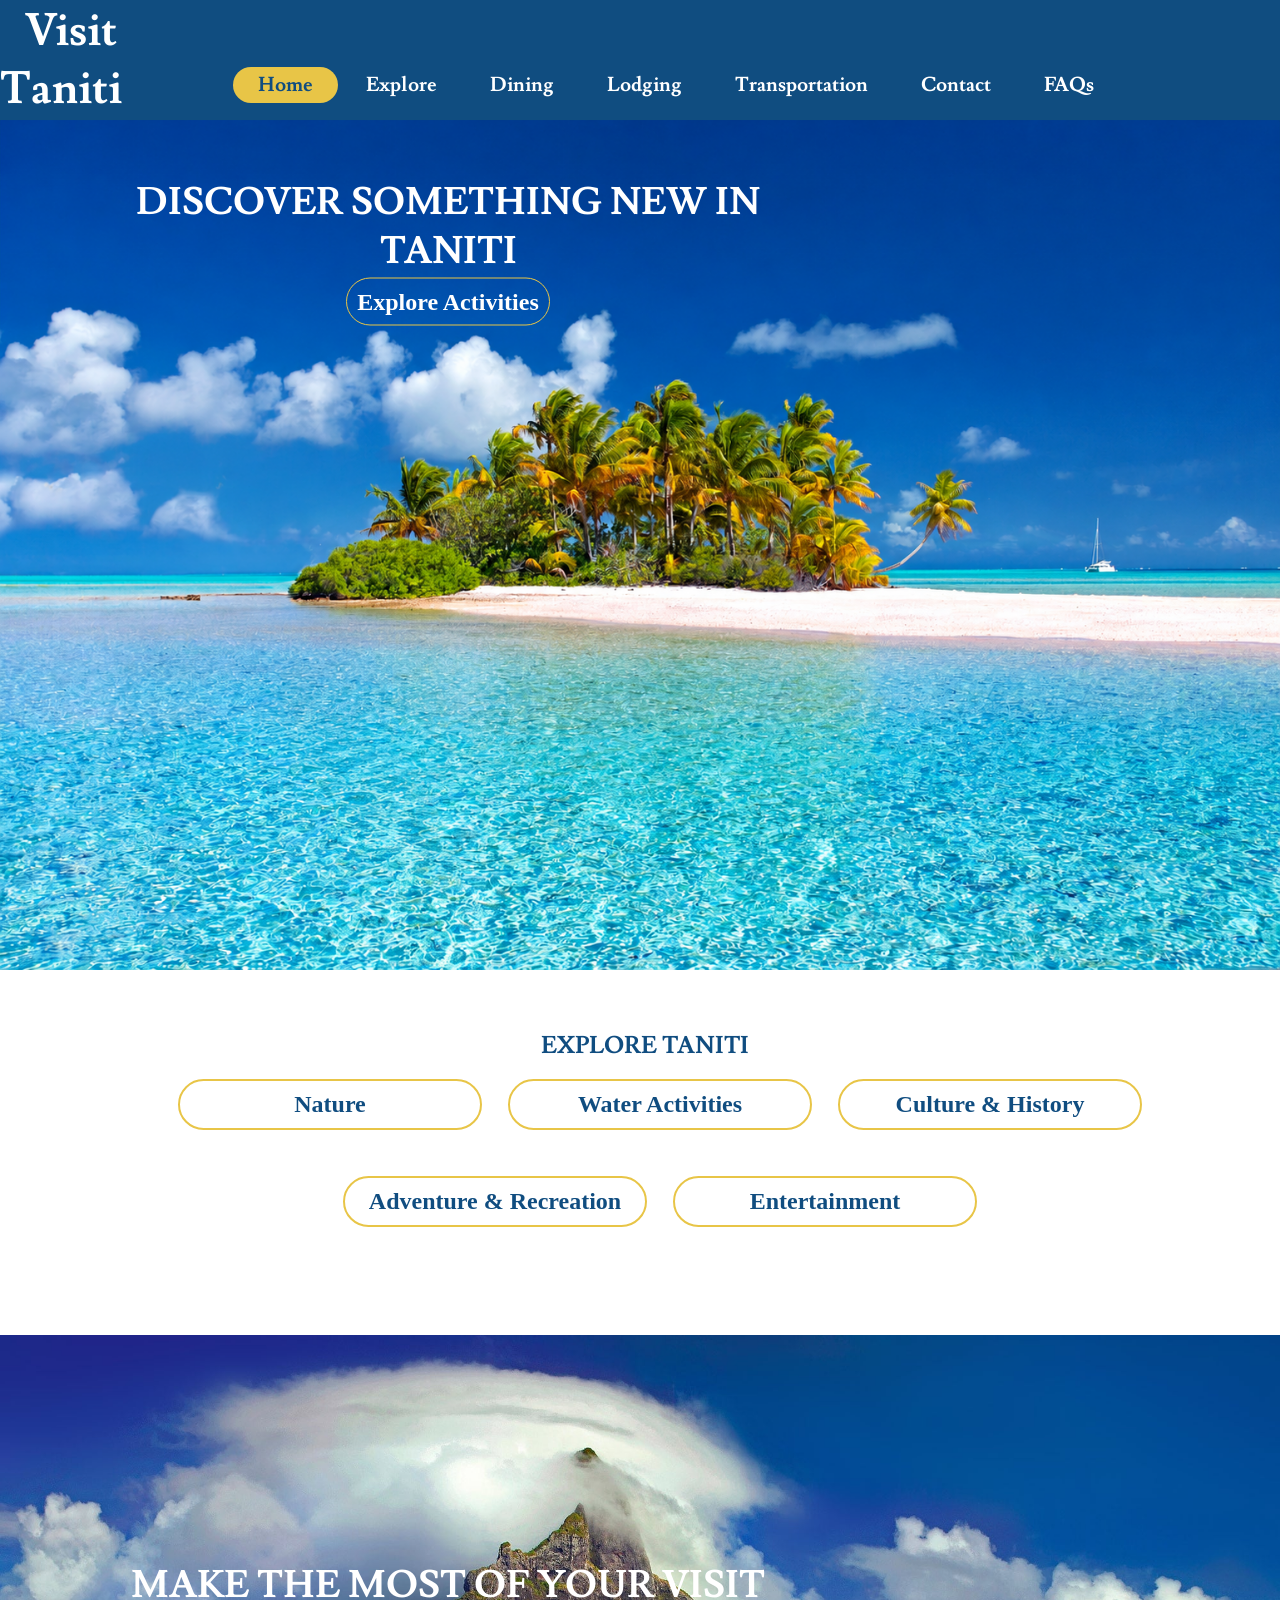
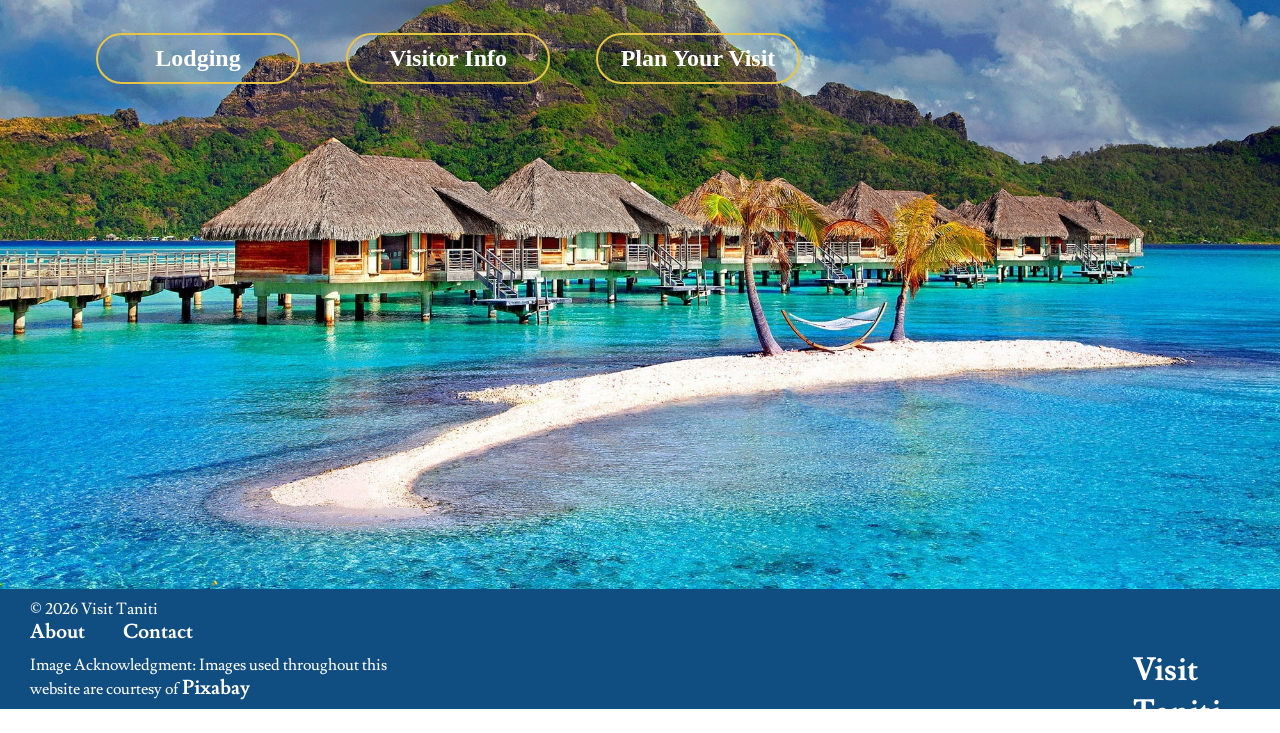
<file: index.html>
<!doctype html>
<html lang="en">
  <head>
    <meta charset="UTF-8" />
    <meta name="viewport" content="width=device-width, initial-scale=1.0" />
    <title>Home</title>
    <link rel="stylesheet" href="./css/style.css" />
    <link rel="preconnect" href="https://fonts.googleapis.com" />
    <link rel="preconnect" href="https://fonts.gstatic.com" crossorigin />
    <link
      href="https://fonts.googleapis.com/css2?family=Lusitana:wght@400;700&display=swap"
      rel="stylesheet"
    />
  </head>
  <body>
    <header class="header">
      <div>
        <a href="index.html" class="logo">Visit Taniti</a>
      </div>

      <nav class="navigation">
        <a
          href="index.html"
          style="
            color: rgb(16, 77, 128);
            background-color: #e8c547;
            border-radius: 30px;
          "
          >Home</a
        >
        <a href="pages/explore.html">Explore</a>
        <a href="pages/dining.html">Dining</a>
        <a href="pages/lodging.html">Lodging</a>
        <a href="pages/transportation.html">Transportation</a>
        <a href="pages/contact.html">Contact</a>
        <a href="pages/faqs.html">FAQs</a>
      </nav>
    </header>
    <main>
      <section>
        <div class="hero">
          <img class="hero-image" src="images/beach2.png" alt="" />
          <div class="hero-text-container">
            <h1 style="margin-bottom: 10px">
              DISCOVER SOMETHING NEW IN TANITI
            </h1>
            <a href="pages/explore.html" class="explore-activities"
              >Explore Activities</a
            >
          </div>
        </div>
      </section>
      <section>
        <div class="mid-section">
          <h1 class="explore-taniti">EXPLORE TANITI</h1>
          <div class="mid-section-div1">
            <a href="pages/explore.html#nature" class="mid-section-1">Nature</a>
            <a href="pages/explore.html#water-activities" class="mid-section-1"
              >Water Activities</a
            >
            <a href="pages/explore.html#culture-history" class="mid-section-1"
              >Culture & History</a
            >
          </div>
          <div class="mid-section-div1">
            <a href="pages/explore.html#adventure" class="mid-section-1"
              >Adventure & Recreation</a
            >
            <a href="pages/explore.html#entertainment" class="mid-section-1"
              >Entertainment</a
            >
          </div>
        </div>
      </section>
      <section>
        <div class="hero">
          <img class="hero-image" src="images/home_image.jpg" alt="" />

          <div class="hero-text-container-1">
            <div>
              <h1>MAKE THE MOST OF YOUR VISIT</h1>
            </div>
            <div class="container-1-button">
              <a href="pages/lodging.html" class="explore">Lodging </a>
              <a
                href="pages/faqs.html#about
              "
                class="explore"
                >Visitor Info</a
              >
              <a href="pages/faqs.html#planning" class="explore"
                >Plan Your Visit</a
              >
            </div>
          </div>
        </div>
      </section>
    </main>
    <footer class="footer">
      <div class="footer-link">
        <p>&copy; 2026 Visit Taniti</p>
        <a href="pages/faqs.html#about">About</a>
        <a href="pages/contact.html">Contact</a>
        <div></div>
        <p style="margin-top: 10px">
          Image Acknowledgment: Images used throughout this website are courtesy
          of
          <a
            style="padding-left: 0px"
            href="https://pixabay.com/"
            target="_blank"
            >Pixabay</a
          >
        </p>
      </div>
      <div></div>
      <div>
        <h1 class="island-name-footer">Visit Taniti</h1>
      </div>
    </footer>
  </body>
</html>
</file>
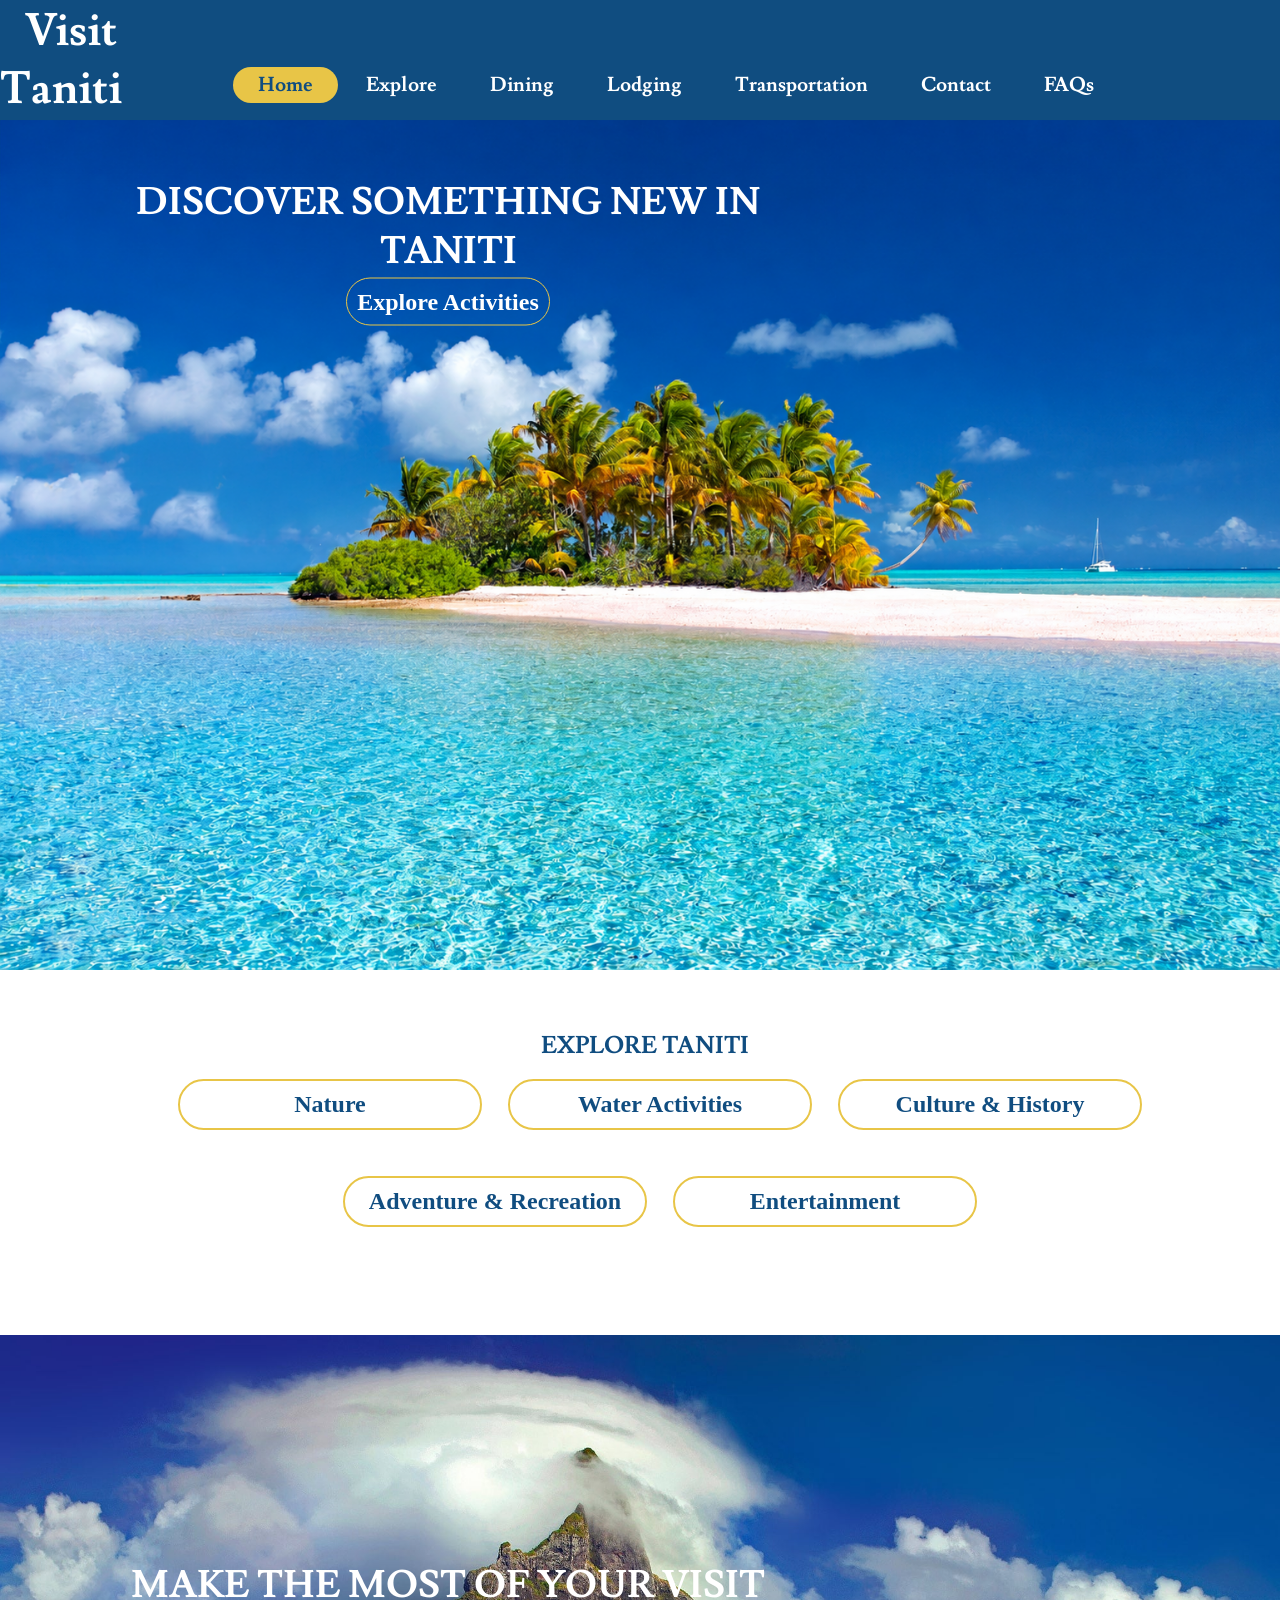
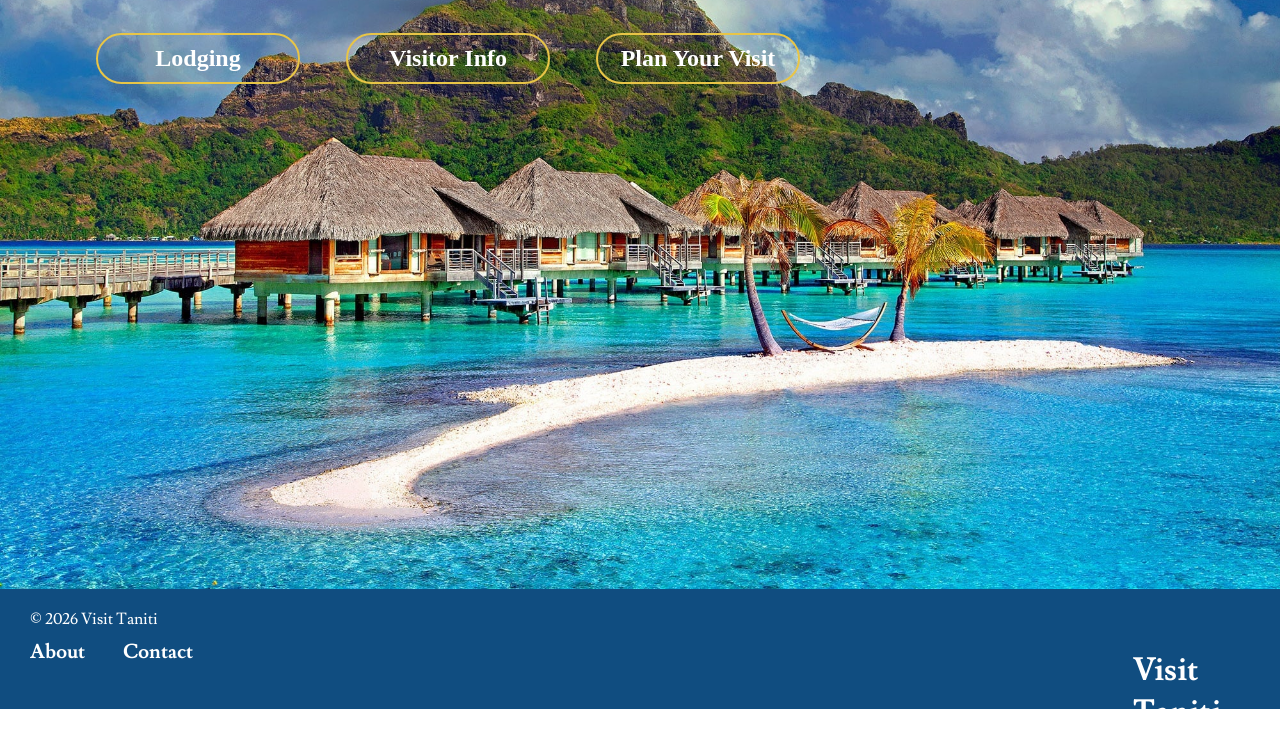
<file: Taniti_website/index.html>
<!doctype html>
<html lang="en">
  <head>
    <meta charset="UTF-8" />
    <meta name="viewport" content="width=device-width, initial-scale=1.0" />
    <title>Home</title>
    <link rel="stylesheet" href="./css/style.css" />
    <link rel="preconnect" href="https://fonts.googleapis.com" />
    <link rel="preconnect" href="https://fonts.gstatic.com" crossorigin />
    <link
      href="https://fonts.googleapis.com/css2?family=Lusitana:wght@400;700&display=swap"
      rel="stylesheet"
    />
  </head>
  <body>
    <header class="header">
      <div>
        <a href="index.html" class="logo">Visit Taniti</a>
      </div>

      <nav class="navigation">
        <a
          href="index.html"
          style="
            color: rgb(16, 77, 128);
            background-color: #e8c547;
            border-radius: 30px;
          "
          >Home</a
        >
        <a href="pages/explore.html">Explore</a>
        <a href="pages/dining.html">Dining</a>
        <a href="pages/lodging.html">Lodging</a>
        <a href="pages/transportation.html">Transportation</a>
        <a href="pages/contact.html">Contact</a>
        <a href="pages/faqs.html">FAQs</a>
      </nav>
    </header>
    <main>
      <section>
        <div class="hero">
          <img class="hero-image" src="images/beach2.png" alt="" />
          <div class="hero-text-container">
            <h1 style="margin-bottom: 10px;">DISCOVER SOMETHING NEW IN TANITI</h1>
            <a href="pages/explore.html" class="explore-activities"
              >Explore Activities</a
            >
          </div>
        </div>
      </section>
      <section>
        <div class="mid-section">
          <h1 class="explore-taniti">EXPLORE TANITI</h1>
          <div class="mid-section-div1">
            <a href="pages/explore.html#nature" class="mid-section-1">Nature</a>
            <a href="pages/explore.html#water-activities" class="mid-section-1"
              >Water Activities</a
            >
            <a href="pages/explore.html#culture-history" class="mid-section-1"
              >Culture & History</a
            >
          </div>
          <div class="mid-section-div1">
            <a href="pages/explore.html#adventure" class="mid-section-1"
              >Adventure & Recreation</a
            >
            <a href="pages/explore.html#entertainment" class="mid-section-1"
              >Entertainment</a
            >
          </div>
        </div>
      </section>
      <section>
        <div class="hero">
          <img class="hero-image" src="images/home_image.jpg" alt="" />

          <div class="hero-text-container-1">
            <div>
              <h1>MAKE THE MOST OF YOUR VISIT</h1>
            </div>
            <div class="container-1-button">
              <a href="pages/lodging.html" class="explore">Lodging </a>
              <a href="pages/faqs.html#about
              " class="explore">Visitor Info</a>
              <a href="pages/faqs.html#planning" class="explore">Plan Your Visit</a>
            </div>
          </div>
        </div>
      </section>
    </main>
    <footer class="footer">
      <div class="footer-link">
        <p>&copy; 2026 Visit Taniti</p>
        <a href="pages/faqs.html#about">About</a>
        <a href="pages/contact.html">Contact</a>
      </div>
      <div></div>
      <div>
        <h1 class="island-name-footer">Visit Taniti</h1>
      </div>
    </footer>
  </body>
</html>
</file>
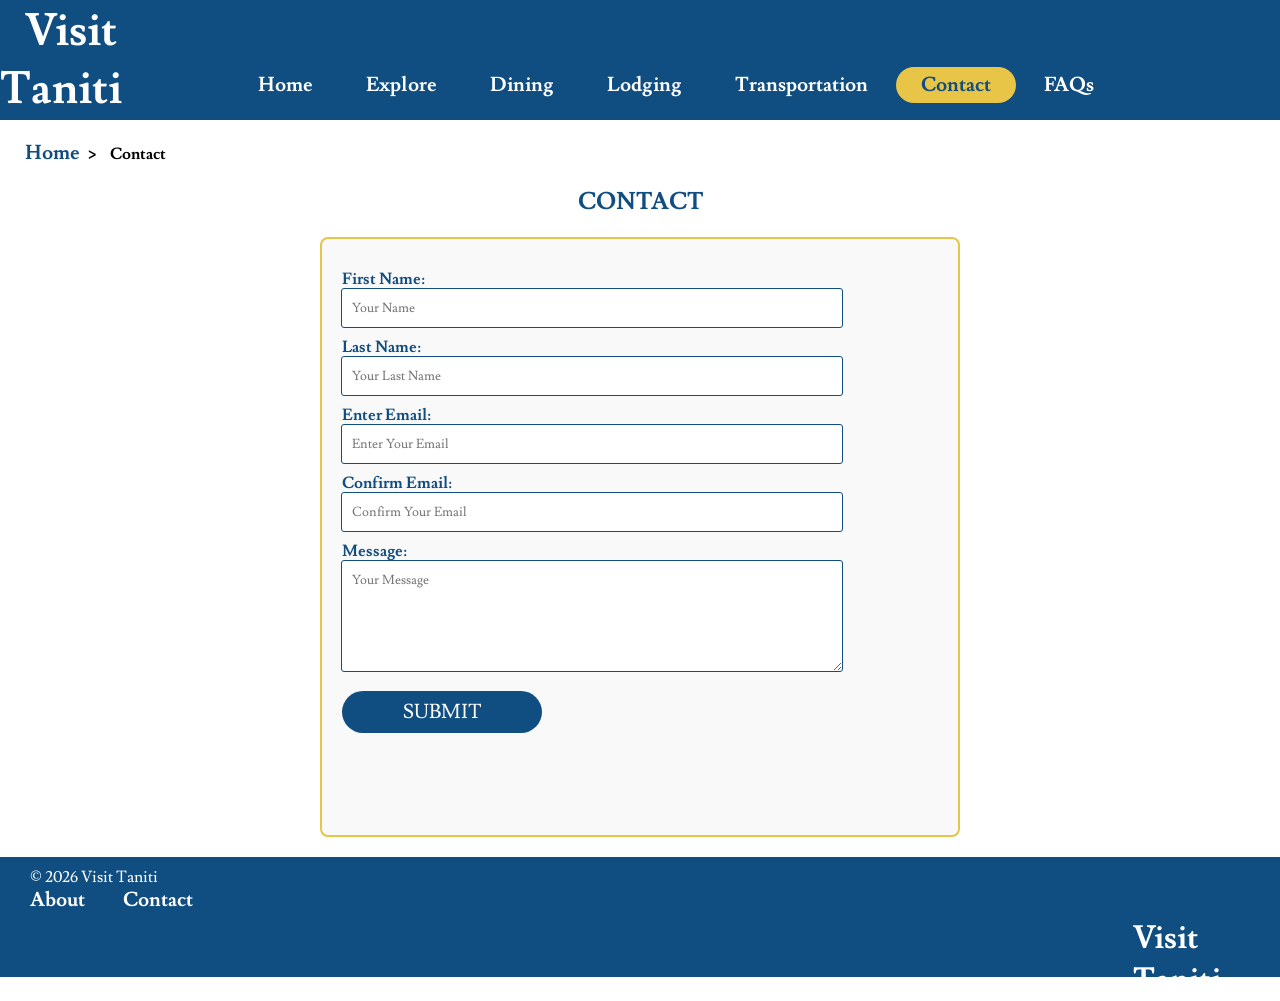
<file: pages/contact.html>
<!doctype html>
<html lang="en">
  <head>
    <meta charset="UTF-8" />
    <meta name="viewport" content="width=device-width, initial-scale=1.0" />
    <title>Contact</title>
    <link rel="stylesheet" href="../css/style.css" />
    <link rel="preconnect" href="https://fonts.googleapis.com" />
    <link rel="preconnect" href="https://fonts.gstatic.com" crossorigin />
    <link
      href="https://fonts.googleapis.com/css2?family=Lusitana:wght@400;700&display=swap"
      rel="stylesheet"
    />
  </head>
  <body>
    <header class="header">
      <div>
        <a href="../index.html" class="logo">Visit Taniti</a>
      </div>

      <nav class="navigation">
        <a href="../index.html">Home</a>
        <a href="explore.html">Explore</a>
        <a href="dining.html">Dining</a>
        <a href="lodging.html">Lodging</a>
        <a href="transportation.html">Transportation</a>
        <a
          href="contact.html"
          style="
            color: rgb(16, 77, 128);
            background-color: #e8c547;
            border-radius: 30px;
          "
          >Contact</a
        >
        <a href="faqs.html">FAQs</a>
      </nav>
    </header>
    <main>
      <section>
        <nav class="breadcrumb">
          <a href="../index.html">Home</a>
          <span> &gt; </span>
          <span>Contact</span>
        </nav>
        <div>
          <h1 class="explore-taniti">CONTACT</h1>
        </div>
        <form action="">
          <div class="form-container">
            <label for="first-name">First Name:</label>
            <input
              type="text"
              name="first-name"
              class="first-name"
              id="first-name"
              placeholder="Your Name"
            />

            <label for="last-name">Last Name:</label>
            <input
              type="text"
              name="last-name"
              class="last-name"
              id="last-name"
              placeholder="Your Last Name"
            />

            <label for="email">Enter Email:</label>
            <input
              type="email"
              name="email"
              class="js-email"
              id="email"
              placeholder="Enter Your Email"
            />

            <label for="confirm-email">Confirm Email:</label>
            <input
              type="email"
              name="confirm-email"
              class="js-confirm-email"
              id="confirm-email"
              placeholder="Confirm Your Email"
            />
            <label for="message">Message:</label>
            <textarea
              name="message"
              id="message"
              rows="5"
              cols="50"
              placeholder="Your Message"
            ></textarea>
            <div>
              <button onclick="confirmEmail()" class="submit">SUBMIT</button>
            </div>
          </div>
        </form>
      </section>
    </main>
    <footer class="footer">
      <div class="footer-link">
        <p>&copy; 2026 Visit Taniti</p>
         <a href="faqs.html#about">About</a>
        <a href="contact.html">Contact</a>
      </div>
      <div></div>
      <div>
        <h1 class="island-name-footer">Visit Taniti</h1>
      </div>
    </footer>
  </body>
</html>
</file>
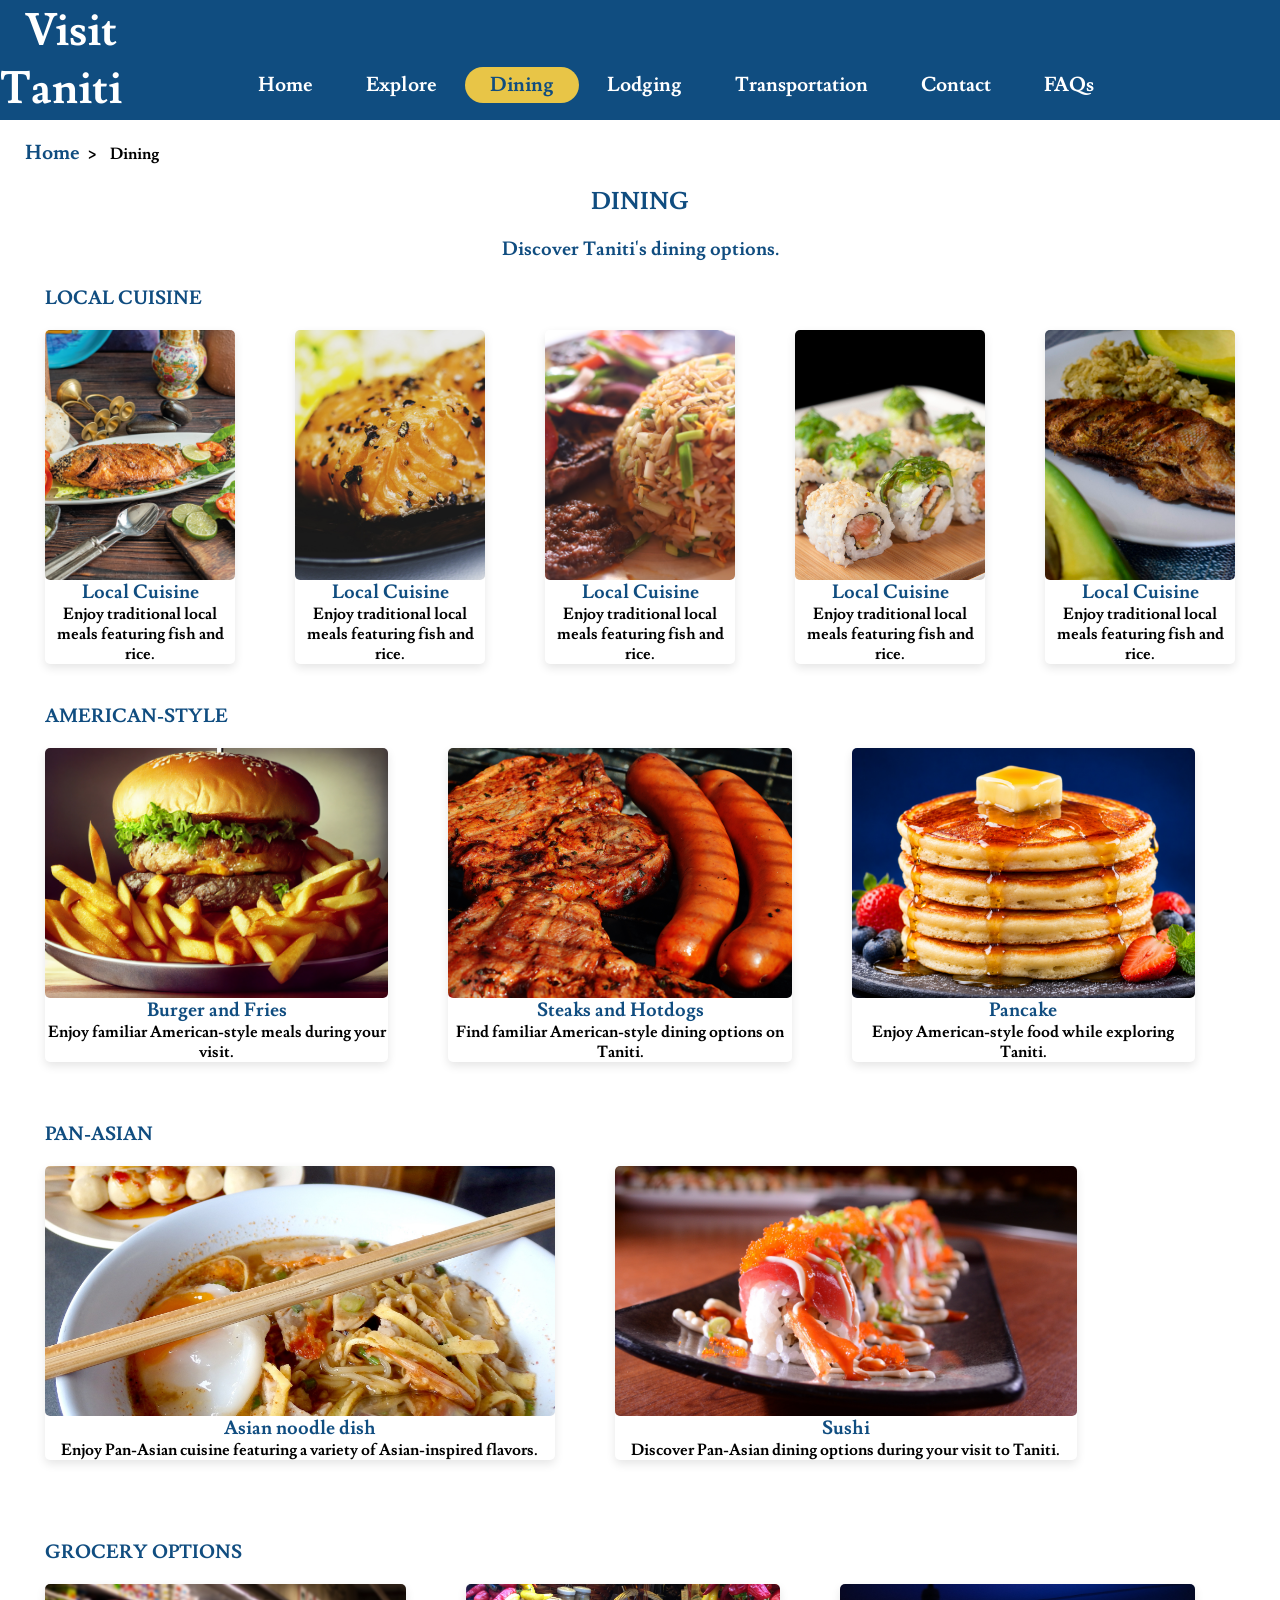
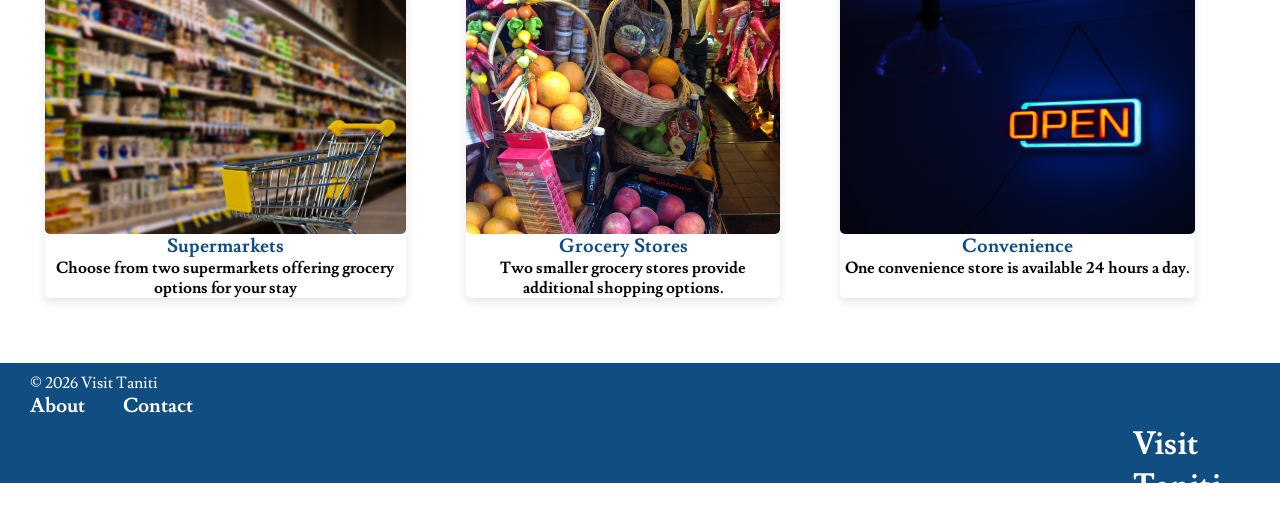
<file: pages/dining.html>
<!doctype html>
<html lang="en">
  <head>
    <meta charset="UTF-8" />
    <meta name="viewport" content="width=device-width, initial-scale=1.0" />
    <title>Dining</title>
    <link rel="stylesheet" href="../css/style.css" />
    <link rel="preconnect" href="https://fonts.googleapis.com" />
    <link rel="preconnect" href="https://fonts.gstatic.com" crossorigin />
    <link
      href="https://fonts.googleapis.com/css2?family=Lusitana:wght@400;700&display=swap"
      rel="stylesheet"
    />
  </head>
  <body>
    <header class="header">
      <div>
        <a href="../index.html" class="logo">Visit Taniti</a>
      </div>

      <nav class="navigation">
        <a href="../index.html">Home</a>
        <a href="explore.html">Explore</a>
        <a
          href="dining.html"
          style="
            color: rgb(16, 77, 128);
            background-color: #e8c547;
            border-radius: 30px;
          "
          >Dining</a
        >
        <a href="lodging.html">Lodging</a>
        <a href="transportation.html">Transportation</a>
        <a href="contact.html">Contact</a>
        <a href="faqs.html">FAQs</a>
      </nav>
    </header>
    <main>
      <section>
        <nav class="breadcrumb">
          <a href="../index.html">Home</a>
          <span> &gt; </span>
          <span>Dining</span>
        </nav>
        <div>
          <h1 class="explore-taniti">DINING</h1>
          <h3 class="page-description">Discover Taniti's dining options.</h3>
        </div>
        <div class="dining-grid">
          <div class="card">
            <h3 class="info-grid-title">LOCAL CUISINE</h3>
            <div class="dining-info-grid">
              <div class="info-card">
                <img
                  style="height: 250px"
                  src="../images/fish.jpg"
                  alt="Fish and rice"
                />
                <h3>Local Cuisine</h3>
                <p>Enjoy traditional local meals featuring fish and rice.</p>
              </div>

              <div class="info-card">
                <img
                  style="height: 250px"
                  src="../images/salmon.jpg"
                  alt="Fish and rice"
                />
                <h3>Local Cuisine</h3>
                <p>Enjoy traditional local meals featuring fish and rice.</p>
              </div>

              <div class="info-card">
                <img
                  style="height: 250px"
                  src="../images/jollof.jpg"
                  alt="Fish and rice"
                />
                <h3>Local Cuisine</h3>
                <p>Enjoy traditional local meals featuring fish and rice.</p>
              </div>

              <div class="info-card">
                <img
                  style="height: 250px"
                  src="../images/sushi.jpg"
                  alt="Fish and rice"
                />
                <h3>Local Cuisine</h3>
                <p>Enjoy traditional local meals featuring fish and rice.</p>
              </div>

              <div class="info-card">
                <img
                  style="height: 250px"
                  src="../images/fried-fish.jpg"
                  alt="Fish and rice"
                />
                <h3>Local Cuisine</h3>
                <p>Enjoy traditional local meals featuring fish and rice.</p>
              </div>
            </div>
          </div>
          <div class="card">
            <h3 class="info-grid-title">AMERICAN-STYLE</h3>
            <div class="dining-info-grid">
              <div class="info-card">
                <img
                  style="height: 250px"
                  src="../images/hamburger.jpg"
                  alt="Burger and fries"
                />
                <h3>Burger and Fries</h3>
                <p>Enjoy familiar American-style meals during your visit.</p>
              </div>

              <div class="info-card">
                <img
                  style="height: 250px"
                  src="../images/grilling.jpg"
                  alt="Steaks and hotdogs"
                />
                <h3>Steaks and Hotdogs</h3>
                <p>Find familiar American-style dining options on Taniti.</p>
              </div>

              <div class="info-card">
                <img
                  style="height: 250px"
                  src="../images/pancakes.jpg"
                  alt="Pancake"
                />
                <h3>Pancake</h3>
                <p>Enjoy American-style food while exploring Taniti.</p>
              </div>
            </div>
          </div>
          <div class="card">
            <h3 class="info-grid-title">PAN-ASIAN</h3>
            <div class="dining-info-grid">
              <div class="info-card">
                <img
                  style="height: 250px"
                  src="../images/noodle.jpg"
                  alt="Noodle dish"
                />
                <h3>Asian noodle dish</h3>
                <p>
                  Enjoy Pan-Asian cuisine featuring a variety of Asian-inspired
                  flavors.
                </p>
              </div>

              <div class="info-card">
                <img
                  style="height: 250px"
                  src="../images/japanese-sushi.jpg"
                  alt="Sushi"
                />
                <h3>Sushi</h3>
                <p>
                  Discover Pan-Asian dining options during your visit to Taniti.
                </p>
              </div>
            </div>
          </div>
          <div class="card">
            <h3 class="info-grid-title">GROCERY OPTIONS</h3>
            <div class="dining-info-grid">
              <div class="info-card">
                <img
                  style="height: 250px"
                  src="../images/supermarket.jpg"
                  alt="Supermarket"
                />
                <h3>Supermarkets</h3>
                <p>
                  Choose from two supermarkets offering grocery options for your
                  stay
                </p>
              </div>

              <div class="info-card">
                <img
                  style="height: 250px"
                  src="../images/small-grocery.jpg"
                  alt="Grocery store"
                />
                <h3>Grocery Stores</h3>
                <p>
                  Two smaller grocery stores provide additional shopping
                  options.
                </p>
              </div>
              <div class="info-card">
                <img
                  style="height: 250px"
                  src="../images/open-sign.jpg"
                  alt="Open sign"
                />
                <h3>Convenience</h3>
                <p>One convenience store is available 24 hours a day.</p>
              </div>
            </div>
          </div>
        </div>
      </section>
    </main>
    <footer class="footer">
      <div class="footer-link">
        <p>&copy; 2026 Visit Taniti</p>
        <a href="faqs.html#about">About</a>
        <a href="contact.html">Contact</a>
      </div>
      <div></div>
      <div>
        <h1 class="island-name-footer">Visit Taniti</h1>
      </div>
    </footer>
  </body>
</html>
</file>
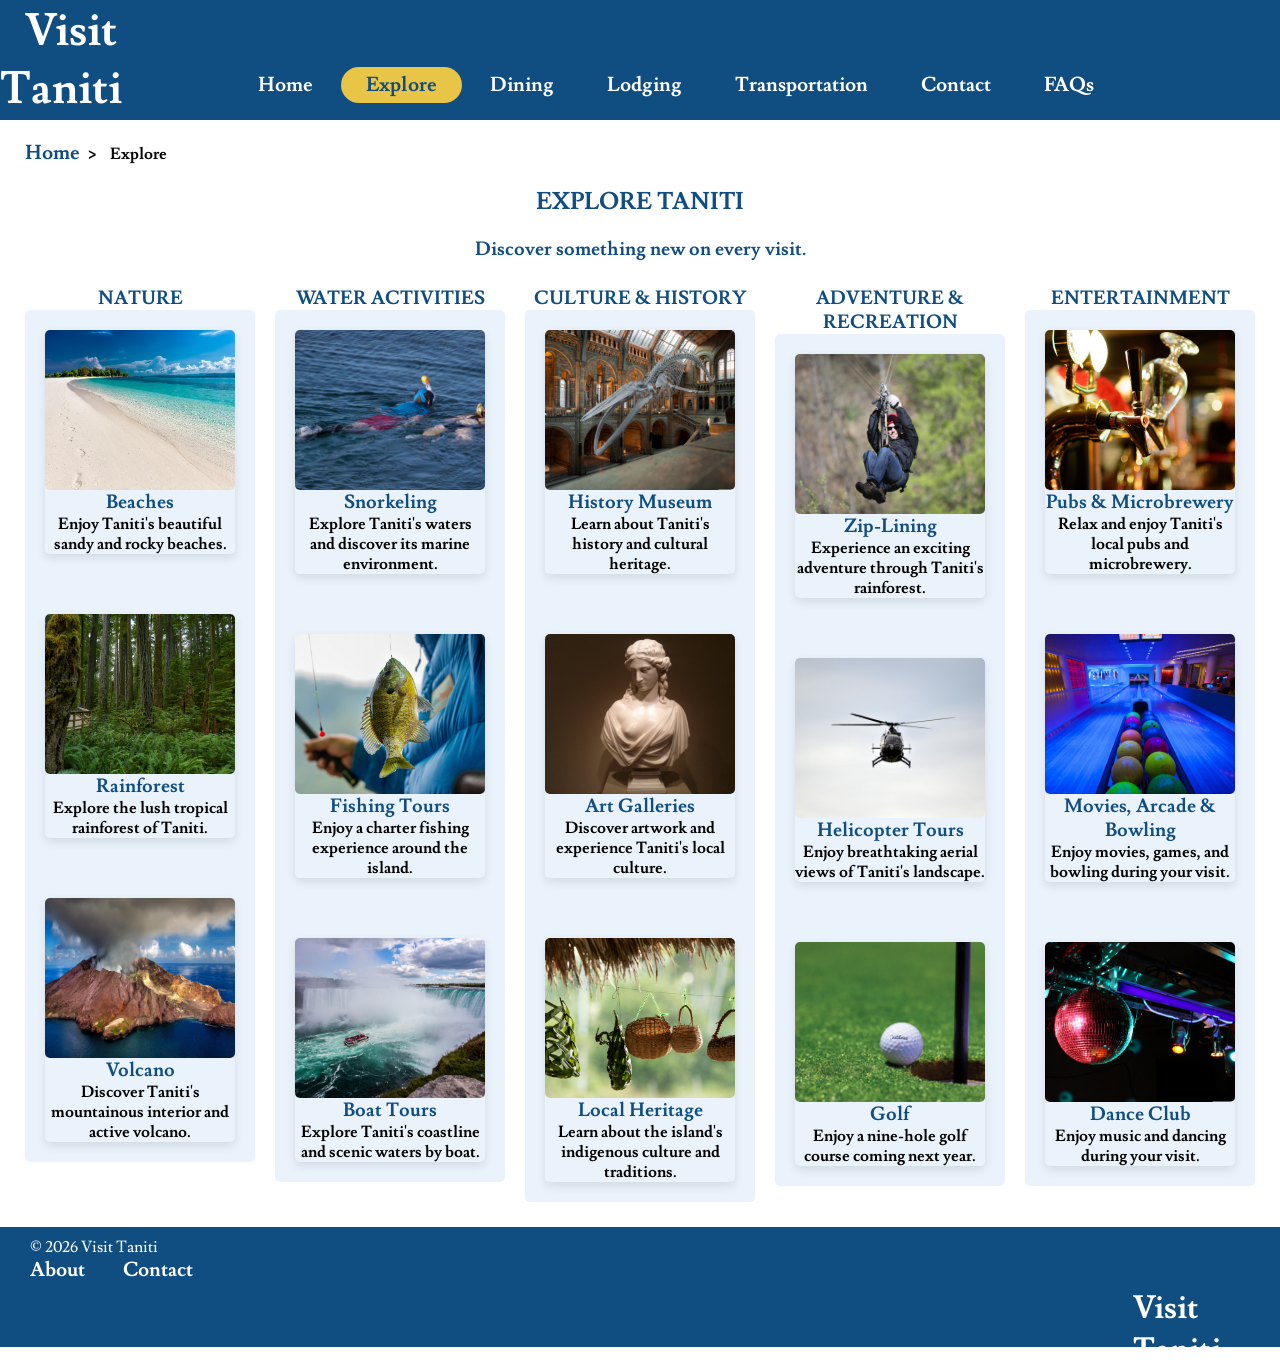
<file: pages/explore.html>
<!doctype html>
<html lang="en">
  <head>
    <meta charset="UTF-8" />
    <meta name="viewport" content="width=device-width, initial-scale=1.0" />
    <title>Explore</title>
    <link rel="stylesheet" href="../css/style.css" />
    <link rel="preconnect" href="https://fonts.googleapis.com" />
    <link rel="preconnect" href="https://fonts.gstatic.com" crossorigin />
    <link
      href="https://fonts.googleapis.com/css2?family=Lusitana:wght@400;700&display=swap"
      rel="stylesheet"
    />
  </head>
  <body>
    <header class="header">
      <div>
        <a href="../index.html" class="logo">Visit Taniti</a>
      </div>

      <nav class="navigation">
        <a href="../index.html">Home</a>
        <a
          href="explore.html"
          style="
            color: rgb(16, 77, 128);
            background-color: #e8c547;
            border-radius: 30px;
          "
          >Explore</a
        >
        <a href="dining.html">Dining</a>
        <a href="lodging.html">Lodging</a>
        <a href="transportation.html">Transportation</a>
        <a href="contact.html">Contact</a>
        <a href="faqs.html">FAQs</a>
      </nav>
    </header>
    <main>
      <section>
        <nav class="breadcrumb">
          <a href="../index.html">Home</a>
          <span> &gt; </span>
          <span>Explore</span>
        </nav>
        <div>
          <h1 class="explore-taniti">EXPLORE TANITI</h1>
          <h3 class="page-description">
            Discover something new on every visit.
          </h3>
        </div>
        <div class="explore-grid">
          <div class="card">
            <h3>NATURE</h3>
            <div class="info-grid" id="nature">
              <div class="info-card">
                <img src="../images/beach.jpg" alt="Taniti beach" />
                <h3>Beaches</h3>
                <p>Enjoy Taniti's beautiful sandy and rocky beaches.</p>
              </div>

              <div class="info-card">
                <img src="../images/forest.jpg" alt="Taniti rainforest" />
                <h3>Rainforest</h3>
                <p>Explore the lush tropical rainforest of Taniti.</p>
              </div>

              <div class="info-card">
                <img src="../images/volcano.jpg" alt="Taniti volcano" />
                <h3>Volcano</h3>
                <p>
                  Discover Taniti's mountainous interior and active volcano.
                </p>
              </div>
            </div>
          </div>
          <div class="card">
            <h3>WATER ACTIVITIES</h3>
            <div class="info-grid" id="water-activities">
              <div class="info-card">
                <img
                  src="../images/snorkeling.jpg"
                  alt="Taniti water snorkeling"
                />
                <h3>Snorkeling</h3>
                <p>
                  Explore Taniti's waters and discover its marine environment.
                </p>
              </div>

              <div class="info-card">
                <img src="../images/fishing.jpg" alt="Taniti fishing" />
                <h3>Fishing Tours</h3>
                <p>Enjoy a charter fishing experience around the island.</p>
              </div>

              <div class="info-card">
                <img src="../images/boat tours.jpg" alt="Taniti boat tours" />
                <h3>Boat Tours</h3>
                <p>Explore Taniti's coastline and scenic waters by boat.</p>
              </div>
            </div>
          </div>
          <div class="card">
            <h3>CULTURE & HISTORY</h3>
            <div class="info-grid" id="culture-history">
              <div class="info-card">
                <img src="../images/museum.jpg" alt="Taniti History Museum" />
                <h3>History Museum</h3>
                <p>Learn about Taniti's history and cultural heritage.</p>
              </div>

              <div class="info-card">
                <img src="../images/art.jpg" alt="Taniti Art Galleries" />
                <h3>Art Galleries</h3>
                <p>Discover artwork and experience Taniti's local culture.</p>
              </div>

              <div class="info-card">
                <img
                  src="../images/local heritage.jpg"
                  alt="Taniti local heritage"
                />
                <h3>Local Heritage</h3>
                <p>
                  Learn about the island's indigenous culture and traditions.
                </p>
              </div>
            </div>
          </div>
          <div class="card">
            <h3>ADVENTURE & RECREATION</h3>
            <div class="info-grid" id="adventure">
              <div class="info-card">
                <img src="../images/zip-line.jpg" alt="Zip-Lining" />
                <h3>Zip-Lining</h3>
                <p>
                  Experience an exciting adventure through Taniti's rainforest.
                </p>
              </div>

              <div class="info-card">
                <img
                  src="../images/helicopter.jpg"
                  alt="Taniti Helicopter Tour"
                />
                <h3>Helicopter Tours</h3>
                <p>Enjoy breathtaking aerial views of Taniti's landscape.</p>
              </div>

              <div class="info-card">
                <img src="../images/golf.jpg" alt="Taniti Golf" />
                <h3>Golf</h3>
                <p>Enjoy a nine-hole golf course coming next year.</p>
              </div>
            </div>
          </div>
          <div class="card">
            <h3>ENTERTAINMENT</h3>
            <div class="info-grid" id="entertainment">
              <div class="info-card">
                <img
                  src="../images/brewery.jpg"
                  alt="Taniti Pubs & Microbrewery"
                />
                <h3>Pubs & Microbrewery</h3>
                <p>Relax and enjoy Taniti's local pubs and microbrewery.</p>
              </div>

              <div class="info-card">
                <img src="../images/bowling.jpg" alt="Taniti Bowling" />
                <h3>Movies, Arcade & Bowling</h3>
                <p>Enjoy movies, games, and bowling during your visit.</p>
              </div>

              <div class="info-card">
                <img src="../images/dance club.jpg" alt="Taniti Dance Club" />
                <h3>Dance Club</h3>
                <p>Enjoy music and dancing during your visit.</p>
              </div>
            </div>
          </div>
        </div>
      </section>
    </main>
    <footer class="footer">
      <div class="footer-link">
        <p>&copy; 2026 Visit Taniti</p>
        <a href="faqs.html#about">About</a>
        <a href="contact.html">Contact</a>
      </div>
      <div></div>
      <div>
        <h1 class="island-name-footer">Visit Taniti</h1>
      </div>
    </footer>
  </body>
</html>
</file>
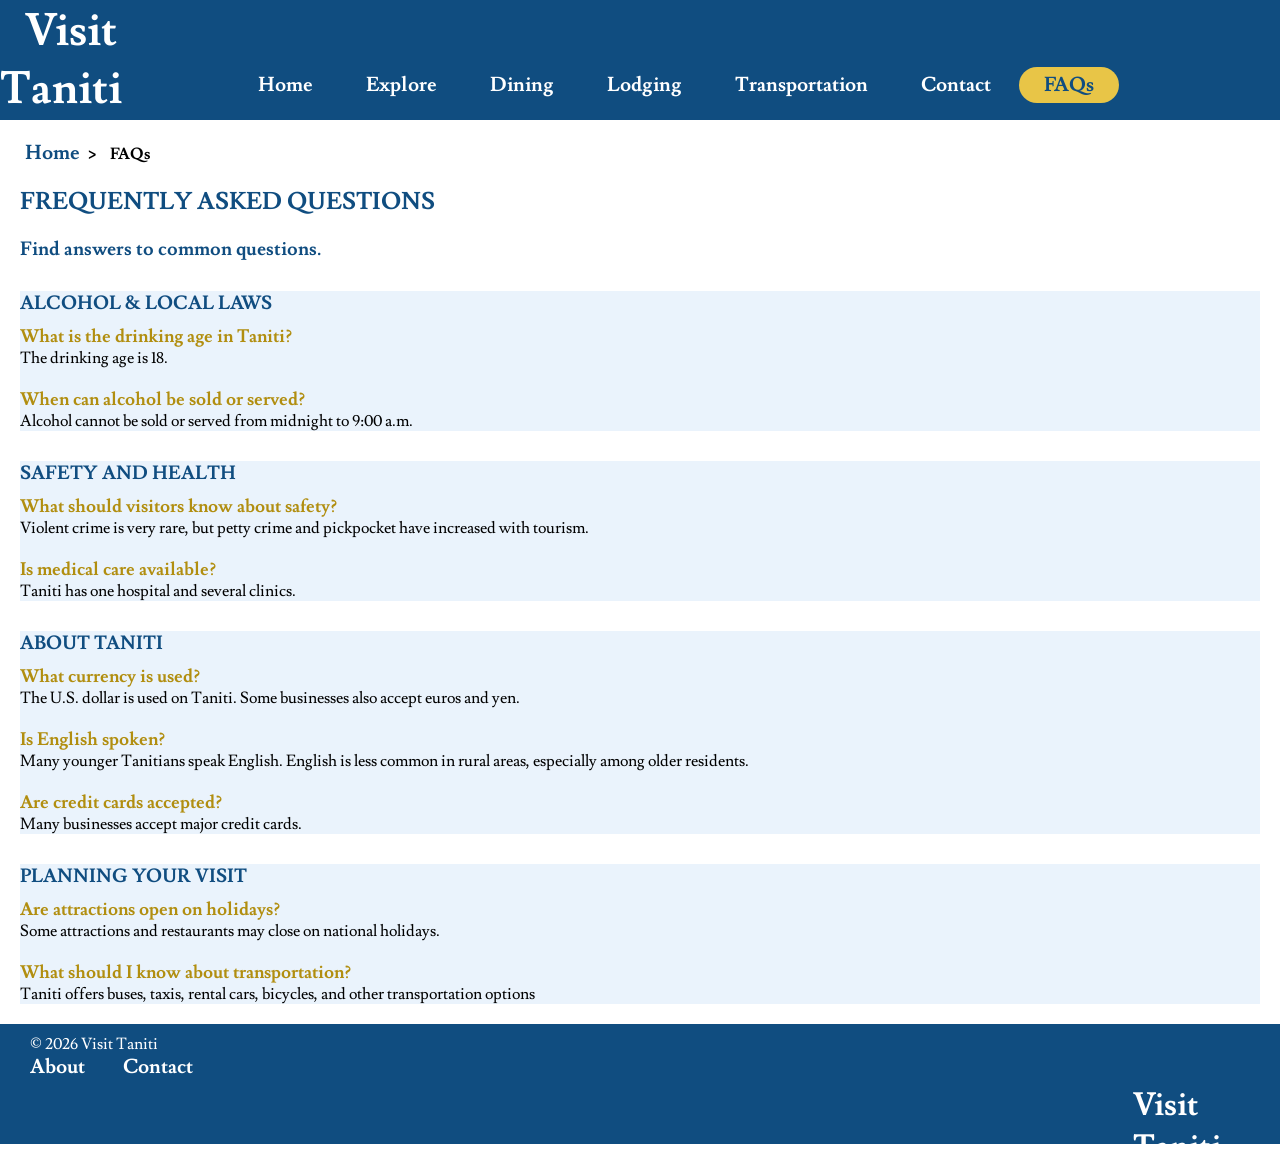
<file: pages/faqs.html>
<!doctype html>
<html lang="en">
  <head>
    <meta charset="UTF-8" />
    <meta name="viewport" content="width=device-width, initial-scale=1.0" />
    <title>FAQs</title>
    <link rel="stylesheet" href="../css/style.css" />
    <link rel="preconnect" href="https://fonts.googleapis.com" />
    <link rel="preconnect" href="https://fonts.gstatic.com" crossorigin />
    <link
      href="https://fonts.googleapis.com/css2?family=Lusitana:wght@400;700&display=swap"
      rel="stylesheet"
    />
  </head>
  <body>
    <header class="header">
      <div>
        <a href="../index.html" class="logo">Visit Taniti</a>
      </div>

      <nav class="navigation">
        <a href="../index.html">Home</a>
        <a href="explore.html">Explore</a>
        <a href="dining.html">Dining</a>
        <a href="lodging.html">Lodging</a>
        <a href="transportation.html">Transportation</a>
        <a href="contact.html">Contact</a>
        <a
          href="faqs.html"
          style="
            color: rgb(16, 77, 128);
            background-color: #e8c547;
            border-radius: 30px;
          "
          >FAQs</a
        >
      </nav>
    </header>
    <main>
      <section>
        <nav class="breadcrumb">
          <a href="../index.html">Home</a>
          <span> &gt; </span>
          <span>FAQs</span>
        </nav>
        <div style="margin: 20px">
          <div>
            <h1 class="explore-taniti" style="text-align: left">
              FREQUENTLY ASKED QUESTIONS
            </h1>
            <h3 class="page-description" style="text-align: left">
              Find answers to common questions.
            </h3>
          </div>
          <div>
            <div class="card">
              <div class="info-grid-1">
                <h3
                  class="transp-info-grid-title"
                  style="text-align: left; margin-bottom: 10px"
                >
                  ALCOHOL & LOCAL LAWS
                </h3>
                <p class="question">What is the drinking age in Taniti?</p>
                <p>The drinking age is 18.</p>
                <br />
                <p class="question">When can alcohol be sold or served?</p>
                <p>
                  Alcohol cannot be sold or served from midnight to 9:00 a.m.
                </p>
              </div>

              <div class="info-grid-1">
                <h3
                  class="transp-info-grid-title"
                  style="text-align: left; margin-bottom: 10px"
                >
                  SAFETY AND HEALTH
                </h3>
                <p class="question">What should visitors know about safety?</p>
                <p>
                  Violent crime is very rare, but petty crime and pickpocket
                  have increased with tourism.
                </p>
                <br />
                <p class="question">Is medical care available?</p>
                <p>Taniti has one hospital and several clinics.</p>
              </div>

              <div class="info-grid-1" id="about">
                <h3
                  class="transp-info-grid-title"
                  style="text-align: left; margin-bottom: 10px"
                >
                  ABOUT TANITI
                </h3>
                <p class="question">What currency is used?</p>
                <p>
                  The U.S. dollar is used on Taniti. Some businesses also accept
                  euros and yen.
                </p>
                <br />
                <p class="question">Is English spoken?</p>
                <p>
                  Many younger Tanitians speak English. English is less common
                  in rural areas, especially among older residents.
                </p>
                <br />
                <p class="question">Are credit cards accepted?</p>
                <p>Many businesses accept major credit cards.</p>
              </div>

              <div class="info-grid-1" id="planning">
                <h3
                  class="transp-info-grid-title"
                  style="text-align: left; margin-bottom: 10px"
                >
                  PLANNING YOUR VISIT
                </h3>
                <p class="question">Are attractions open on holidays?</p>
                <p>
                  Some attractions and restaurants may close on national
                  holidays.
                </p>
                <br />
                <p class="question">What should I know about transportation?</p>
                <p>
                  Taniti offers buses, taxis, rental cars, bicycles, and other
                  transportation options
                </p>
              </div>
            </div>
          </div>
        </div>
      </section>
    </main>
    <footer class="footer">
      <div class="footer-link">
        <p>&copy; 2026 Visit Taniti</p>
        <a href="faqs.html#about">About</a>
        <a href="contact.html">Contact</a>
      </div>
      <div></div>
      <div>
        <h1 class="island-name-footer">Visit Taniti</h1>
      </div>
    </footer>
  </body>
</html>
</file>
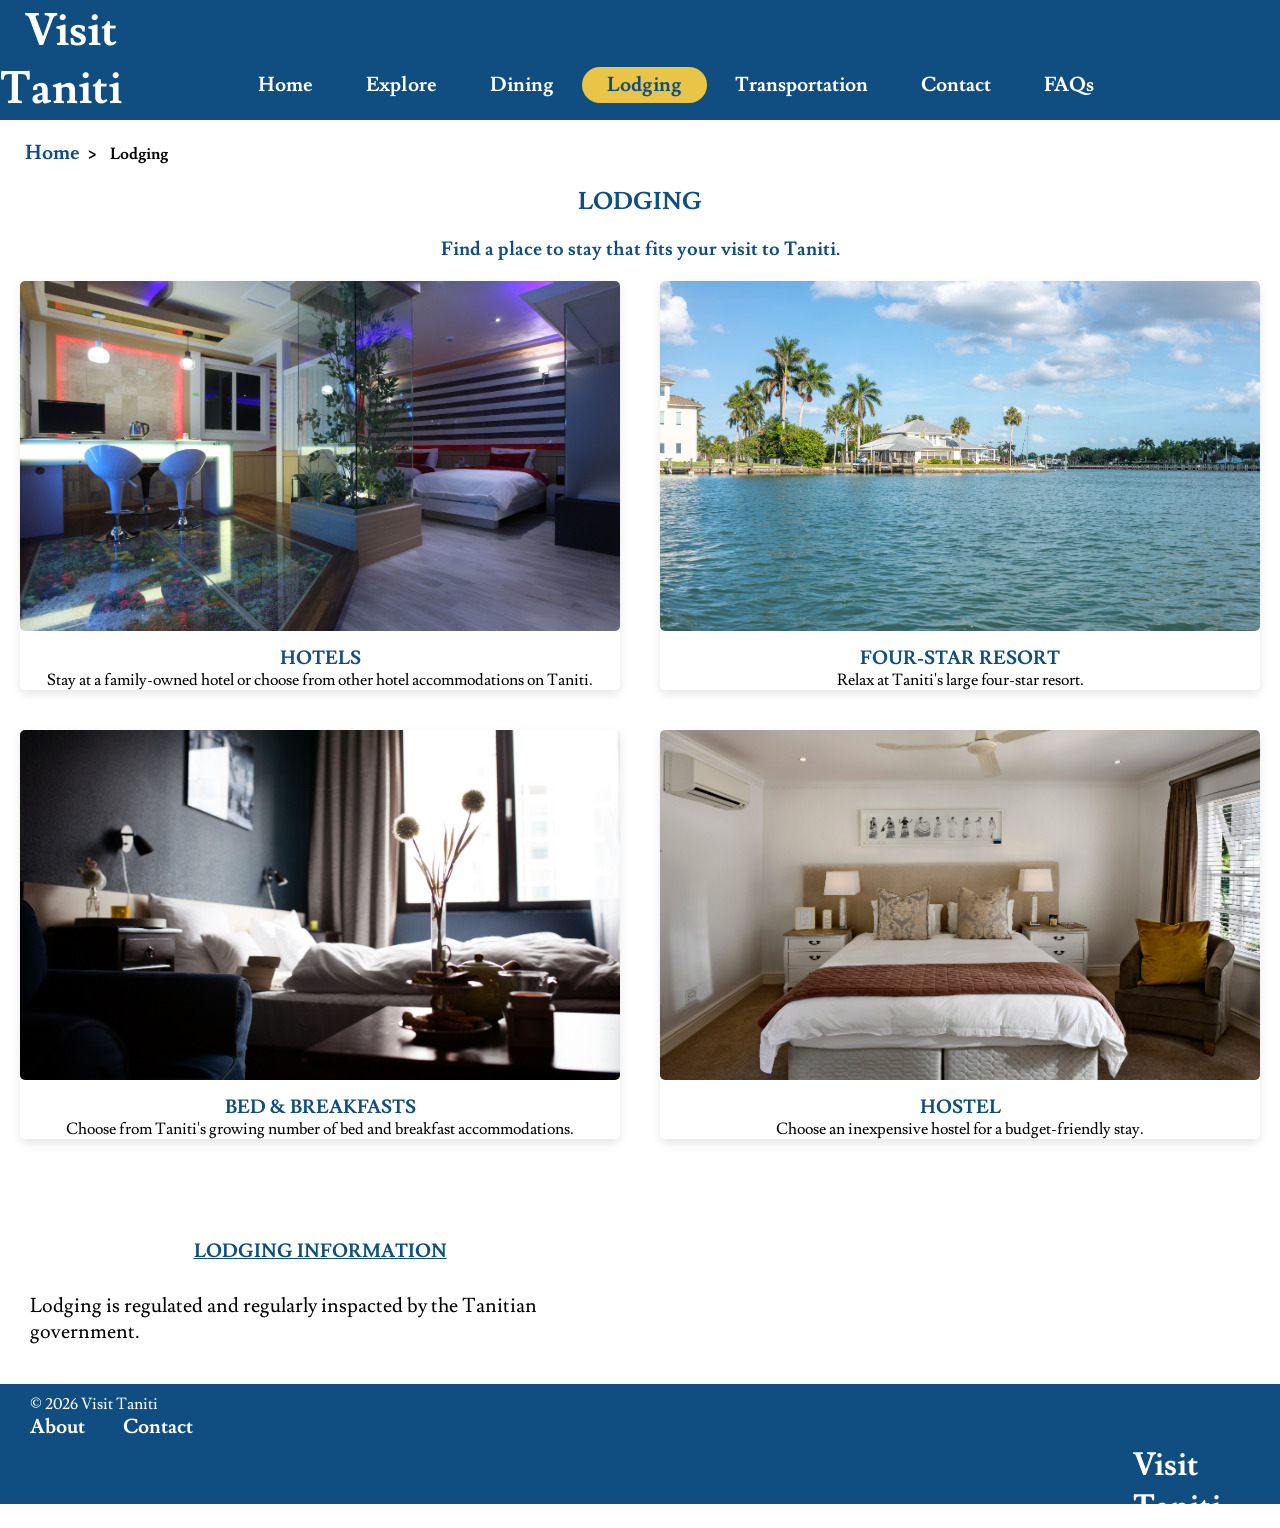
<file: pages/lodging.html>
<!doctype html>
<html lang="en">
  <head>
    <meta charset="UTF-8" />
    <meta name="viewport" content="width=device-width, initial-scale=1.0" />
    <title>Lodging</title>
    <link rel="stylesheet" href="../css/style.css" />
    <link rel="preconnect" href="https://fonts.googleapis.com" />
    <link rel="preconnect" href="https://fonts.gstatic.com" crossorigin />
    <link
      href="https://fonts.googleapis.com/css2?family=Lusitana:wght@400;700&display=swap"
      rel="stylesheet"
    />
  </head>
  <body>
    <header class="header">
      <div>
        <a href="../index.html" class="logo">Visit Taniti</a>
      </div>

      <nav class="navigation">
        <a href="../index.html">Home</a>
        <a href="explore.html">Explore</a>
        <a href="dining.html">Dining</a>
        <a
          href="lodging.html"
          style="
            color: rgb(16, 77, 128);
            background-color: #e8c547;
            border-radius: 30px;
          "
          >Lodging</a
        >
        <a href="transportation.html">Transportation</a>
        <a href="contact.html">Contact</a>
        <a href="faqs.html">FAQs</a>
      </nav>
    </header>
    <main>
      <section>
        <nav class="breadcrumb">
          <a href="../index.html">Home</a>
          <span> &gt; </span>
          <span>Lodging</span>
        </nav>
        <div>
          <h1 class="explore-taniti">LODGING</h1>
          <h3 class="page-description">
            Find a place to stay that fits your visit to Taniti.
          </h3>
        </div>
        <div class="lodging-grid">
          <div class="card">
            <div class="lodging-info-grid">
              <div class="info-card">
                <img
                  style="height: 350px"
                  src="../images/hostel-room.jpg"
                  alt="Hotel"
                />
                <h3 style="margin-top: 15px">HOTELS</h3>
                <p>
                  Stay at a family-owned hotel or choose from other hotel
                  accommodations on Taniti.
                </p>
              </div>

              <div class="info-card">
                <img
                  style="height: 350px"
                  src="../images/tropical-resort.jpg"
                  alt="tropical-resort"
                />
                <h3 style="margin-top: 15px">FOUR-STAR RESORT</h3>
                <p>Relax at Taniti's large four-star resort.</p>
              </div>
              <div class="info-card">
                <img
                  style="height: 350px"
                  src="../images/hotel-room.jpg"
                  alt="Bed and Breakfast"
                />
                <h3 style="margin-top: 15px">BED & BREAKFASTS</h3>
                <p>
                  Choose from Taniti's growing number of bed and breakfast
                  accommodations.
                </p>
              </div>
              <div class="info-card">
                <img
                  style="height: 350px; margin-bottom: 10px"
                  src="../images/b&b-guest-room.jpg"
                  alt="Hostel Room"
                />
                <h3 style="margin-top: 15px">HOSTEL</h3>
                <p>Choose an inexpensive hostel for a budget-friendly stay.</p>
              </div>
              <div>
                <h3
                  style="
                    text-align: center;
                    margin-top: 80px;
                    margin-bottom: 30px;
                    text-decoration: underline;
                  "
                >
                  LODGING INFORMATION
                </h3>
                <p style="font-size: 20px; padding-left: 30px">
                  Lodging is regulated and regularly inspacted by the Tanitian
                  government.
                </p>
              </div>
            </div>
          </div>
        </div>
      </section>
    </main>
    <footer class="footer">
      <div class="footer-link">
        <p>&copy; 2026 Visit Taniti</p>
        <a href="faqs.html#about">About</a>
        <a href="contact.html">Contact</a>
      </div>
      <div></div>
      <div>
        <h1 class="island-name-footer">Visit Taniti</h1>
      </div>
    </footer>
  </body>
</html>
</file>
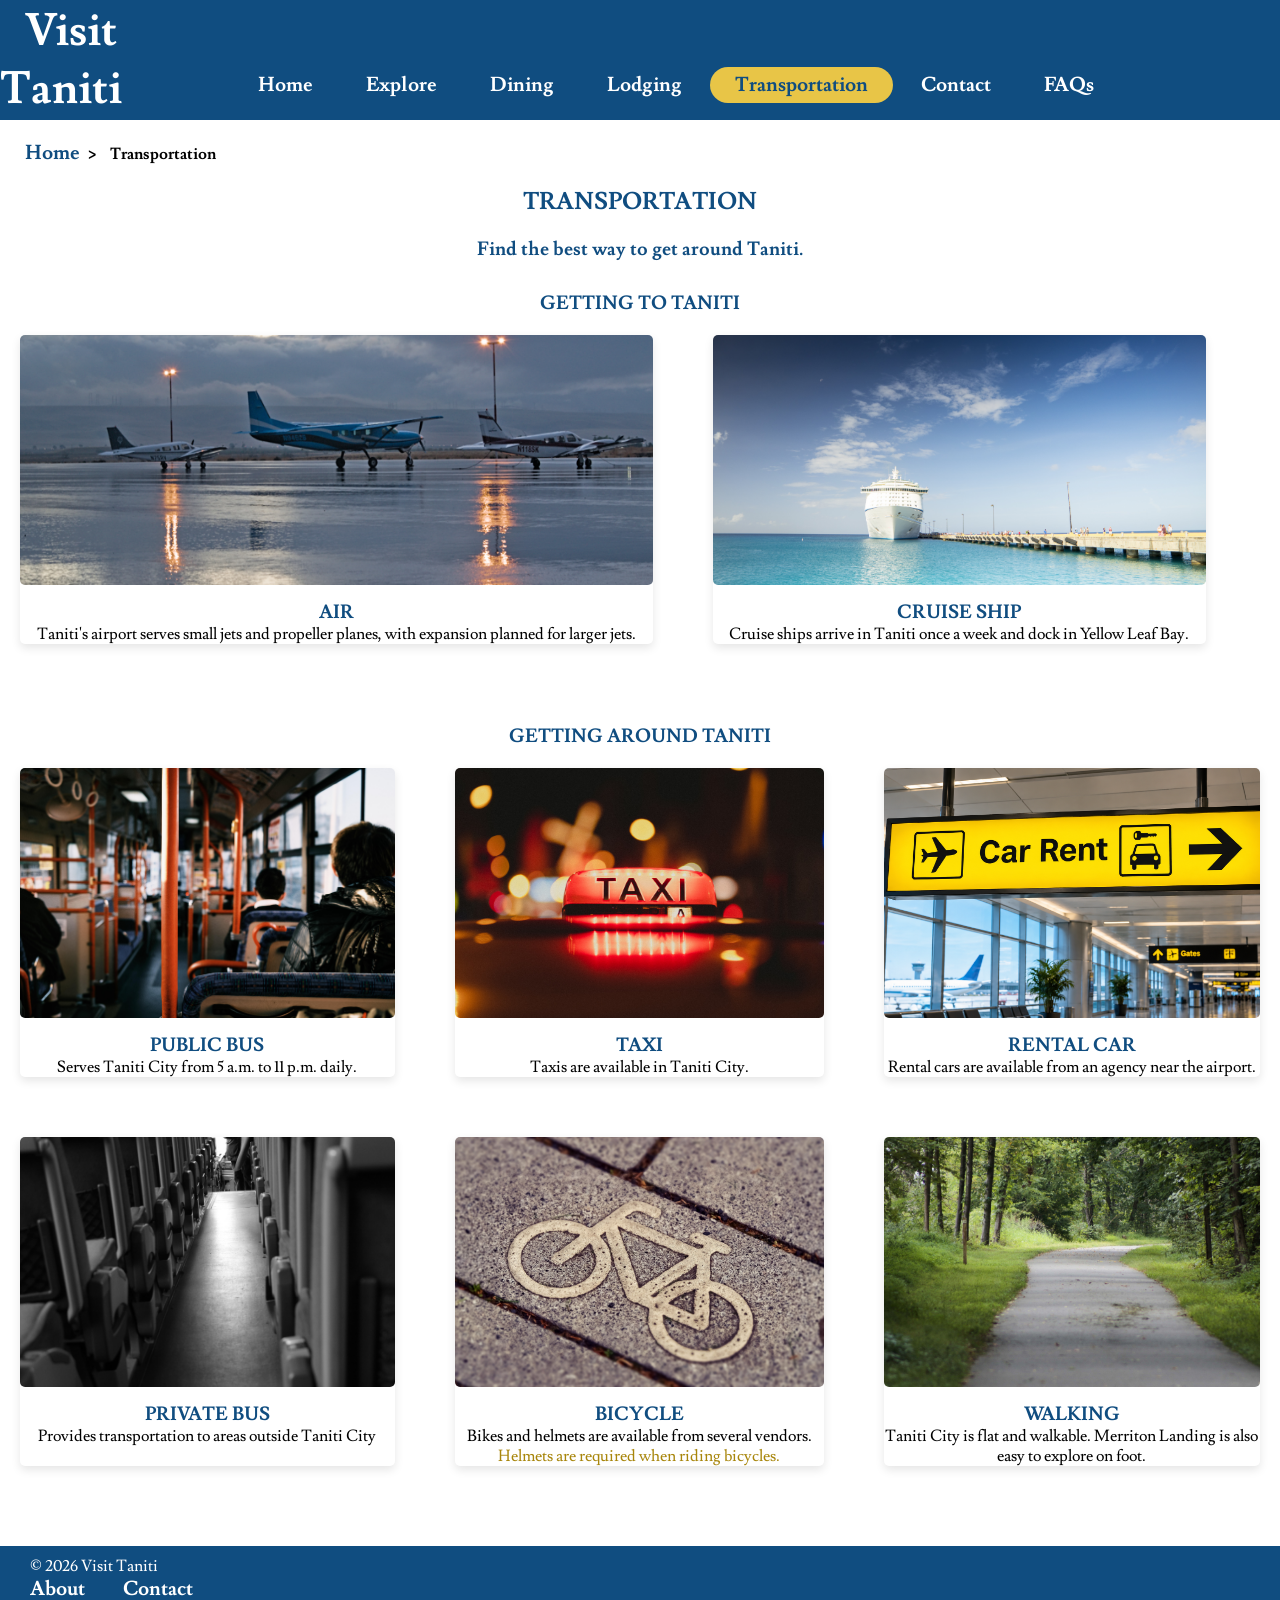
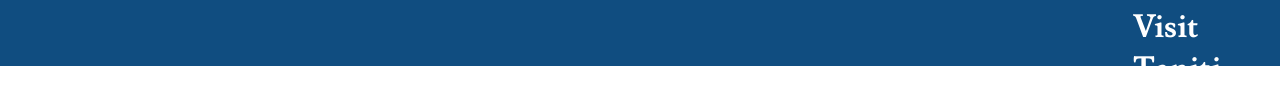
<file: pages/transportation.html>
<!doctype html>
<html lang="en">
  <head>
    <meta charset="UTF-8" />
    <meta name="viewport" content="width=device-width, initial-scale=1.0" />
    <title>Transportation</title>
    <link rel="stylesheet" href="../css/style.css" />
    <link rel="preconnect" href="https://fonts.googleapis.com" />
    <link rel="preconnect" href="https://fonts.gstatic.com" crossorigin />
    <link
      href="https://fonts.googleapis.com/css2?family=Lusitana:wght@400;700&display=swap"
      rel="stylesheet"
    />
  </head>
  <body>
    <header class="header">
      <div>
        <a href="../index.html" class="logo">Visit Taniti</a>
      </div>

      <nav class="navigation">
        <a href="../index.html">Home</a>
        <a href="explore.html">Explore</a>
        <a href="dining.html">Dining</a>
        <a href="lodging.html">Lodging</a>
        <a
          href="transportation.html"
          style="
            color: rgb(16, 77, 128);
            background-color: #e8c547;
            border-radius: 30px;
          "
          >Transportation</a
        >
        <a href="contact.html">Contact</a>
        <a href="faqs.html">FAQs</a>
      </nav>
    </header>
    <main>
      <section>
        <nav class="breadcrumb">
          <a href="../index.html">Home</a>
          <span> &gt; </span>
          <span>Transportation</span>
        </nav>
        <div>
          <h1 class="explore-taniti">TRANSPORTATION</h1>
          <h3 class="page-description">
            Find the best way to get around Taniti.
          </h3>
        </div>
        <div class="transportation-grid">
          <div class="card">
            <h3 class="transp-info-grid-title">GETTING TO TANITI</h3>
            <div class="transportation-info-grid">
              <div class="info-card">
                <img
                  style="height: 250px"
                  src="../images/small-airport.jpg"
                  alt="Airport"
                />
                <h3 style="margin-top: 15px">AIR</h3>
                <p>
                  Taniti's airport serves small jets and propeller planes, with
                  expansion planned for larger jets.
                </p>
              </div>
              <div class="info-card">
                <img
                  style="height: 250px"
                  src="../images/cruise-ship.jpg"
                  alt="Cruise ship"
                />
                <h3 style="margin-top: 15px">CRUISE SHIP</h3>
                <p>
                  Cruise ships arrive in Taniti once a week and dock in Yellow
                  Leaf Bay.
                </p>
              </div>
            </div>
          </div>
          <div class="card">
            <h3 class="transp-info-grid-title">GETTING AROUND TANITI</h3>
            <div class="transportation-info-grid">
              <div class="info-card">
                <img
                  style="height: 250px"
                  src="../images/public-bus.jpg"
                  alt="Public bus"
                />
                <h3 style="margin-top: 15px">PUBLIC BUS</h3>
                <p>Serves Taniti City from 5 a.m. to 11 p.m. daily.</p>
              </div>

              <div class="info-card">
                <img
                  style="height: 250px"
                  src="../images/taxi.jpg"
                  alt="Taxi sign"
                />
                <h3 style="margin-top: 15px">TAXI</h3>
                <p>Taxis are available in Taniti City.</p>
              </div>

              <div class="info-card">
                <img
                  style="height: 250px"
                  src="../images/car-rental.png"
                  alt="Car rental"
                />
                <h3 style="margin-top: 15px">RENTAL CAR</h3>
                <p>
                  Rental cars are available from an agency near the airport.
                </p>
              </div>
              <div class="info-card">
                <img
                  style="height: 250px"
                  src="../images/bus.jpg"
                  alt="Bus"
                />
                <h3 style="margin-top: 15px">PRIVATE BUS</h3>
                <p>Provides transportation to areas outside Taniti City</p>
              </div>
              <div class="info-card">
                <img
                  style="height: 250px"
                  src="../images/bicycle.jpg"
                  alt="Bicycle Image"
                />
                <h3 style="margin-top: 15px">BICYCLE</h3>
                <p>Bikes and helmets are available from several vendors.</p>
                <p style="color: #a8860c;">Helmets are required when riding bicycles.</p>
              </div>
              <div class="info-card">
                <img
                  style="height: 250px"
                  src="../images/walk-way.jpg"
                  alt="Walk way"
                />
                <h3 style="margin-top: 15px">WALKING</h3>
                <p>
                  Taniti City is flat and walkable. Merriton Landing is also
                  easy to explore on foot.
                </p>
              </div>
            </div>
          </div>
        </div>
      </section>
    </main>
    <footer class="footer">
      <div class="footer-link">
        <p>&copy; 2026 Visit Taniti</p>
        <a href="faqs.html#about">About</a>
        <a href="contact.html">Contact</a>
      </div>
      <div></div>
      <div>
        <h1 class="island-name-footer">Visit Taniti</h1>
      </div>
    </footer>
  </body>
</html>
</file>
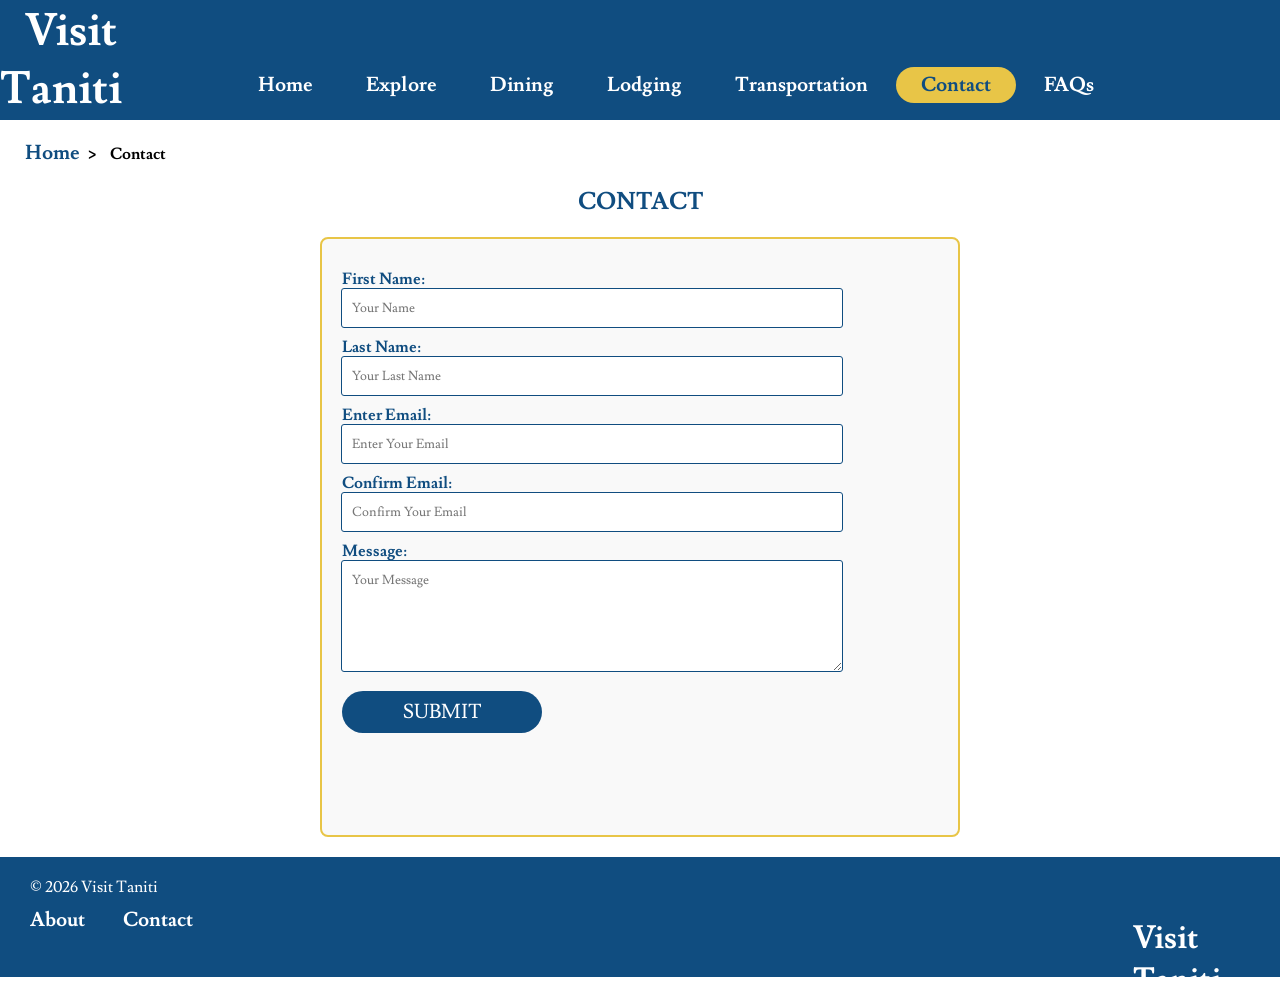
<file: Taniti_website/pages/contact.html>
<!doctype html>
<html lang="en">
  <head>
    <meta charset="UTF-8" />
    <meta name="viewport" content="width=device-width, initial-scale=1.0" />
    <title>Contact</title>
    <link rel="stylesheet" href="/Taniti_website/css/style.css" />
    <link rel="preconnect" href="https://fonts.googleapis.com" />
    <link rel="preconnect" href="https://fonts.gstatic.com" crossorigin />
    <link
      href="https://fonts.googleapis.com/css2?family=Lusitana:wght@400;700&display=swap"
      rel="stylesheet"
    />
  </head>
  <body>
    <header class="header">
      <div>
        <a href="../index.html" class="logo">Visit Taniti</a>
      </div>

      <nav class="navigation">
        <a href="../index.html">Home</a>
        <a href="explore.html">Explore</a>
        <a href="dining.html">Dining</a>
        <a href="lodging.html">Lodging</a>
        <a href="transportation.html">Transportation</a>
        <a
          href="contact.html"
          style="
            color: rgb(16, 77, 128);
            background-color: #e8c547;
            border-radius: 30px;
          "
          >Contact</a
        >
        <a href="faqs.html">FAQs</a>
      </nav>
    </header>
    <main>
      <section>
        <nav class="breadcrumb">
          <a href="../index.html">Home</a>
          <span> &gt; </span>
          <span>Contact</span>
        </nav>
        <div>
          <h1 class="explore-taniti">CONTACT</h1>
        </div>
        <form action="">
          <div class="form-container">
            <label for="first-name">First Name:</label>
            <input
              type="text"
              name="first-name"
              class="first-name"
              id="first-name"
              placeholder="Your Name"
            />

            <label for="last-name">Last Name:</label>
            <input
              type="text"
              name="last-name"
              class="last-name"
              id="last-name"
              placeholder="Your Last Name"
            />

            <label for="email">Enter Email:</label>
            <input
              type="email"
              name="email"
              class="js-email"
              id="email"
              placeholder="Enter Your Email"
            />

            <label for="confirm-email">Confirm Email:</label>
            <input
              type="email"
              name="confirm-email"
              class="js-confirm-email"
              id="confirm-email"
              placeholder="Confirm Your Email"
            />
            <label for="message">Message:</label>
            <textarea
              name="message"
              id="message"
              rows="5"
              cols="50"
              placeholder="Your Message"
            ></textarea>
            <div>
              <button onclick="confirmEmail()" class="submit">SUBMIT</button>
            </div>
          </div>
        </form>
      </section>
    </main>
    <footer class="footer">
      <div class="footer-link">
        <p>&copy; 2026 Visit Taniti</p>
         <a href="faqs.html#about">About</a>
        <a href="contact.html">Contact</a>
      </div>
      <div></div>
      <div>
        <h1 class="island-name-footer">Visit Taniti</h1>
      </div>
    </footer>
  </body>
</html>
</file>
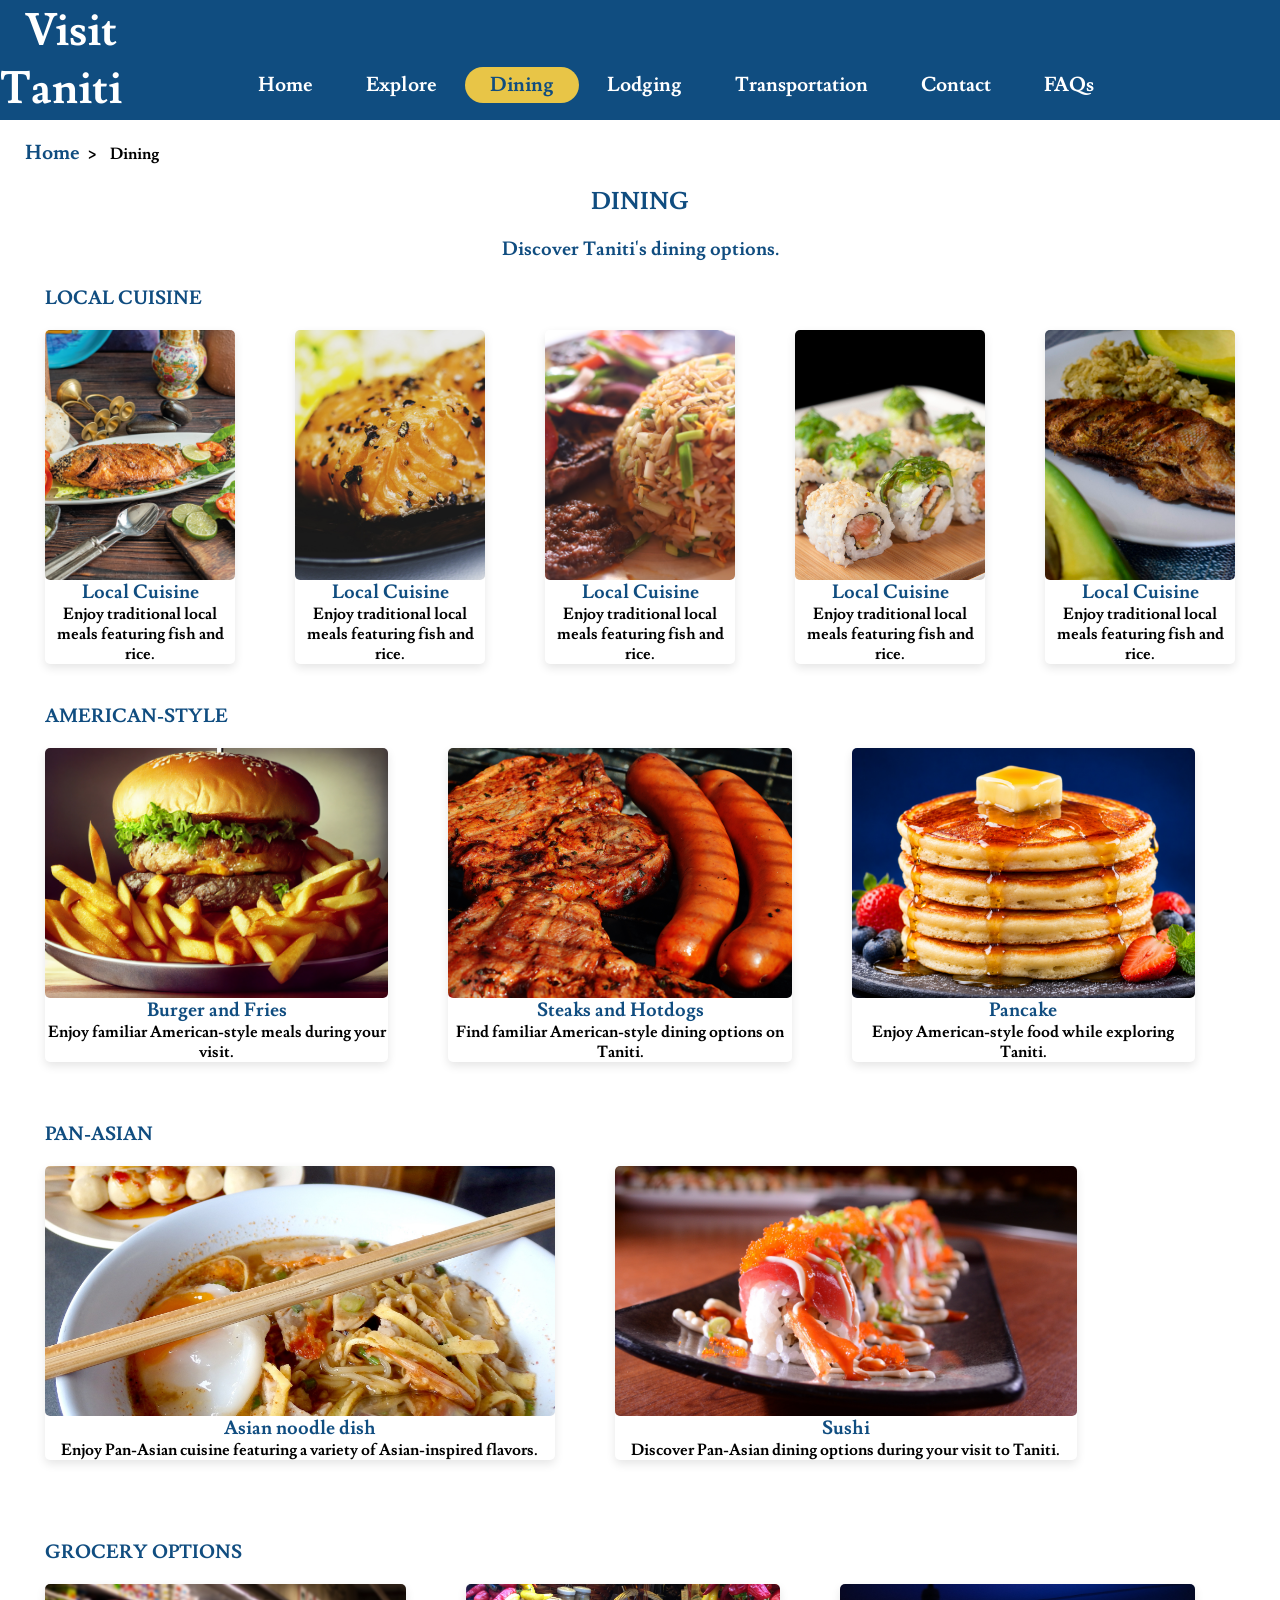
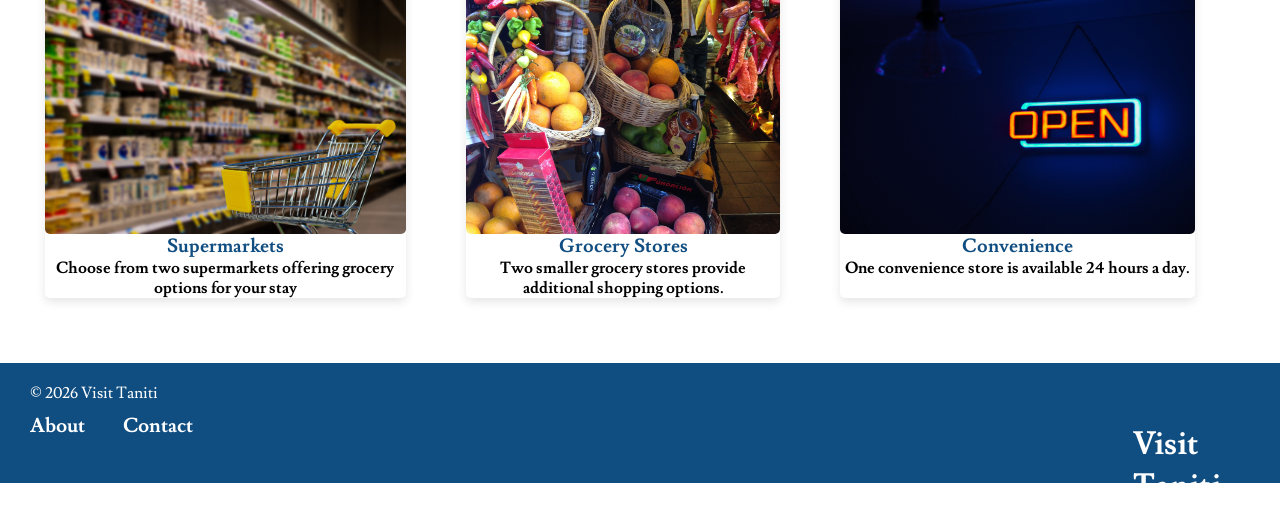
<file: Taniti_website/pages/dining.html>
<!doctype html>
<html lang="en">
  <head>
    <meta charset="UTF-8" />
    <meta name="viewport" content="width=device-width, initial-scale=1.0" />
    <title>Dining</title>
    <link rel="stylesheet" href="/Taniti_website/css/style.css" />
    <link rel="preconnect" href="https://fonts.googleapis.com" />
    <link rel="preconnect" href="https://fonts.gstatic.com" crossorigin />
    <link
      href="https://fonts.googleapis.com/css2?family=Lusitana:wght@400;700&display=swap"
      rel="stylesheet"
    />
  </head>
  <body>
    <header class="header">
      <div>
        <a href="../index.html" class="logo">Visit Taniti</a>
      </div>

      <nav class="navigation">
        <a href="../index.html">Home</a>
        <a href="explore.html">Explore</a>
        <a
          href="dining.html"
          style="
            color: rgb(16, 77, 128);
            background-color: #e8c547;
            border-radius: 30px;
          "
          >Dining</a
        >
        <a href="lodging.html">Lodging</a>
        <a href="transportation.html">Transportation</a>
        <a href="contact.html">Contact</a>
        <a href="faqs.html">FAQs</a>
      </nav>
    </header>
    <main>
      <section>
        <nav class="breadcrumb">
          <a href="../index.html">Home</a>
          <span> &gt; </span>
          <span>Dining</span>
        </nav>
        <div>
          <h1 class="explore-taniti">DINING</h1>
          <h3 class="page-description">Discover Taniti's dining options.</h3>
        </div>
        <div class="dining-grid">
          <div class="card">
            <h3 class="info-grid-title">LOCAL CUISINE</h3>
            <div class="dining-info-grid">
              <div class="info-card">
                <img
                  style="height: 250px"
                  src="/Taniti_website/images/fish.jpg"
                  alt="Fish and rice"
                />
                <h3>Local Cuisine</h3>
                <p>Enjoy traditional local meals featuring fish and rice.</p>
              </div>

              <div class="info-card">
                <img
                  style="height: 250px"
                  src="/Taniti_website/images/salmon.jpg"
                  alt="Fish and rice"
                />
                <h3>Local Cuisine</h3>
                <p>Enjoy traditional local meals featuring fish and rice.</p>
              </div>

              <div class="info-card">
                <img
                  style="height: 250px"
                  src="/Taniti_website/images/jollof.jpg"
                  alt="Fish and rice"
                />
                <h3>Local Cuisine</h3>
                <p>Enjoy traditional local meals featuring fish and rice.</p>
              </div>

              <div class="info-card">
                <img
                  style="height: 250px"
                  src="/Taniti_website/images/sushi.jpg"
                  alt="Fish and rice"
                />
                <h3>Local Cuisine</h3>
                <p>Enjoy traditional local meals featuring fish and rice.</p>
              </div>

              <div class="info-card">
                <img
                  style="height: 250px"
                  src="/Taniti_website/images/fried-fish.jpg"
                  alt="Fish and rice"
                />
                <h3>Local Cuisine</h3>
                <p>Enjoy traditional local meals featuring fish and rice.</p>
              </div>
            </div>
          </div>
          <div class="card">
            <h3 class="info-grid-title">AMERICAN-STYLE</h3>
            <div class="dining-info-grid">
              <div class="info-card">
                <img
                  style="height: 250px"
                  src="/Taniti_website/images/hamburger.jpg"
                  alt="Burger and fries"
                />
                <h3>Burger and Fries</h3>
                <p>Enjoy familiar American-style meals during your visit.</p>
              </div>

              <div class="info-card">
                <img
                  style="height: 250px"
                  src="/Taniti_website/images/grilling.jpg"
                  alt="Steaks and hotdogs"
                />
                <h3>Steaks and Hotdogs</h3>
                <p>Find familiar American-style dining options on Taniti.</p>
              </div>

              <div class="info-card">
                <img
                  style="height: 250px"
                  src="/Taniti_website/images/pancakes.jpg"
                  alt="Pancake"
                />
                <h3>Pancake</h3>
                <p>Enjoy American-style food while exploring Taniti.</p>
              </div>
            </div>
          </div>
          <div class="card">
            <h3 class="info-grid-title">PAN-ASIAN</h3>
            <div class="dining-info-grid">
              <div class="info-card">
                <img
                  style="height: 250px"
                  src="/Taniti_website/images/noodle.jpg"
                  alt="Noodle dish"
                />
                <h3>Asian noodle dish</h3>
                <p>
                  Enjoy Pan-Asian cuisine featuring a variety of Asian-inspired
                  flavors.
                </p>
              </div>

              <div class="info-card">
                <img
                  style="height: 250px"
                  src="/Taniti_website/images/japanese-sushi.jpg"
                  alt="Sushi"
                />
                <h3>Sushi</h3>
                <p>
                  Discover Pan-Asian dining options during your visit to Taniti.
                </p>
              </div>
            </div>
          </div>
          <div class="card">
            <h3 class="info-grid-title">GROCERY OPTIONS</h3>
            <div class="dining-info-grid">
              <div class="info-card">
                <img
                  style="height: 250px"
                  src="/Taniti_website/images/supermarket.jpg"
                  alt="Supermarket"
                />
                <h3>Supermarkets</h3>
                <p>
                  Choose from two supermarkets offering grocery options for your
                  stay
                </p>
              </div>

              <div class="info-card">
                <img
                  style="height: 250px"
                  src="/Taniti_website/images/small-grocery.jpg"
                  alt="Grocery store"
                />
                <h3>Grocery Stores</h3>
                <p>
                  Two smaller grocery stores provide additional shopping
                  options.
                </p>
              </div>
              <div class="info-card">
                <img
                  style="height: 250px"
                  src="/Taniti_website/images/open-sign.jpg"
                  alt="Open sign"
                />
                <h3>Convenience</h3>
                <p>One convenience store is available 24 hours a day.</p>
              </div>
            </div>
          </div>
        </div>
      </section>
    </main>
    <footer class="footer">
      <div class="footer-link">
        <p>&copy; 2026 Visit Taniti</p>
        <a href="faqs.html#about">About</a>
        <a href="contact.html">Contact</a>
      </div>
      <div></div>
      <div>
        <h1 class="island-name-footer">Visit Taniti</h1>
      </div>
    </footer>
  </body>
</html>
</file>
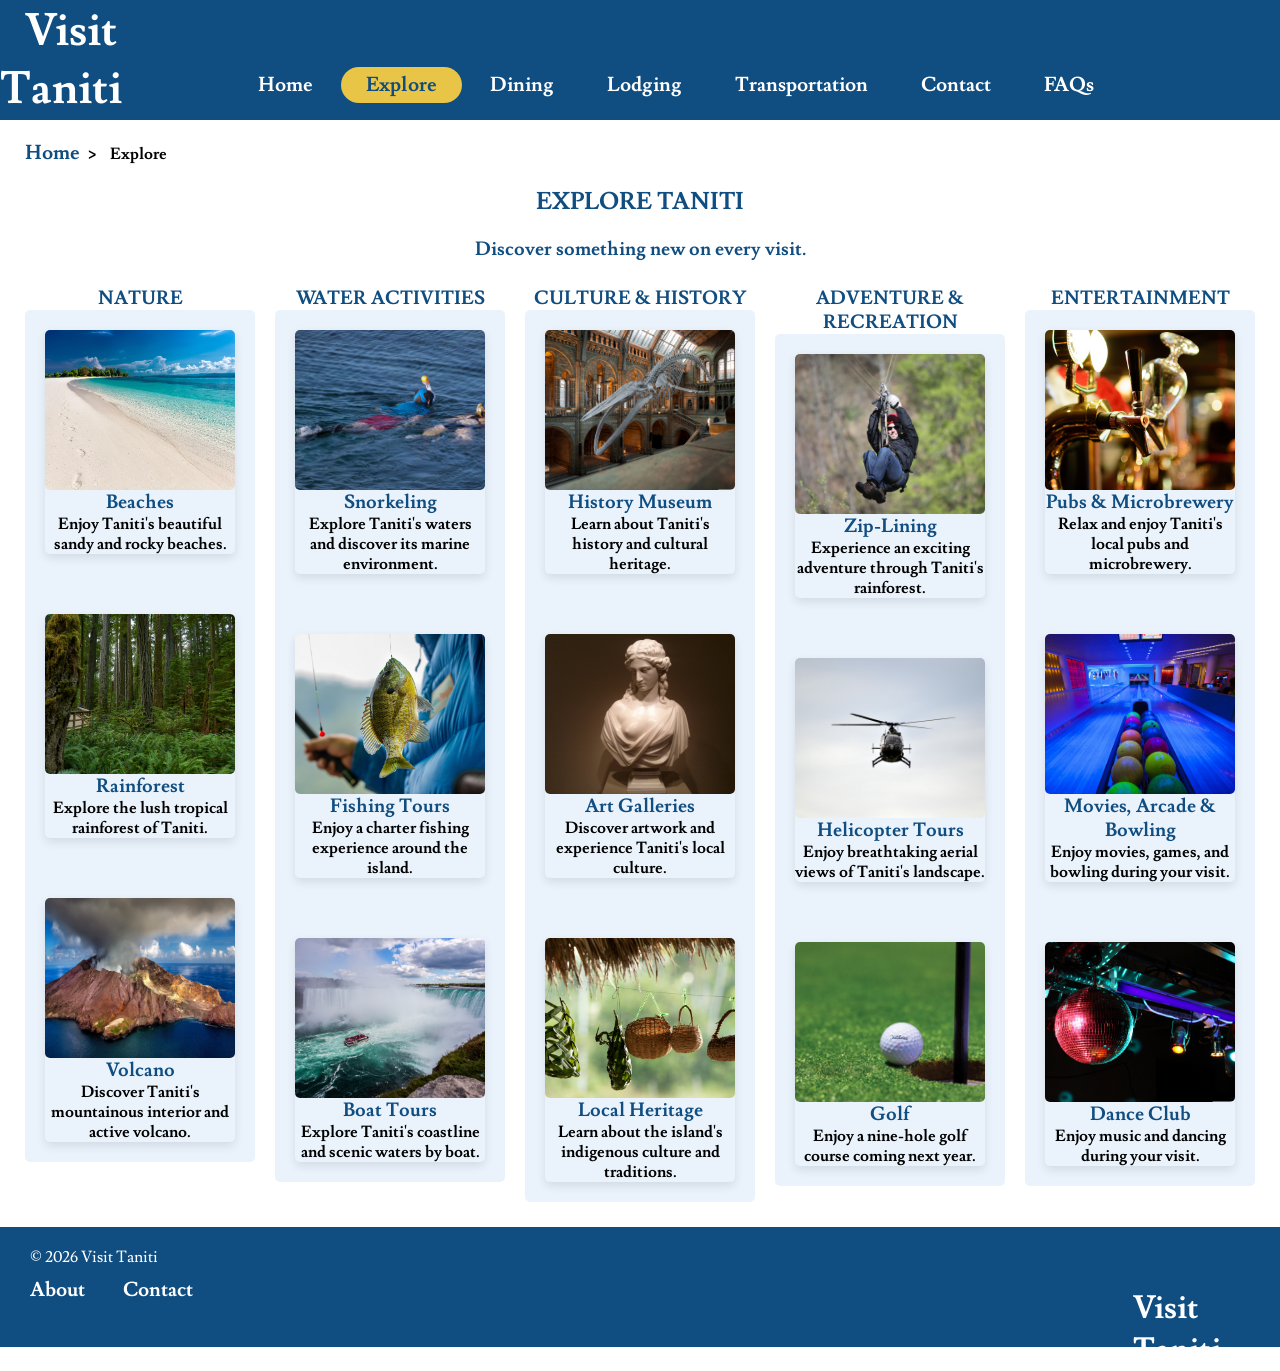
<file: Taniti_website/pages/explore.html>
<!doctype html>
<html lang="en">
  <head>
    <meta charset="UTF-8" />
    <meta name="viewport" content="width=device-width, initial-scale=1.0" />
    <title>Explore</title>
    <link rel="stylesheet" href="/Taniti_website/css/style.css" />
    <link rel="preconnect" href="https://fonts.googleapis.com" />
    <link rel="preconnect" href="https://fonts.gstatic.com" crossorigin />
    <link
      href="https://fonts.googleapis.com/css2?family=Lusitana:wght@400;700&display=swap"
      rel="stylesheet"
    />
  </head>
  <body>
    <header class="header">
      <div>
        <a href="../index.html" class="logo">Visit Taniti</a>
      </div>

      <nav class="navigation">
        <a href="../index.html">Home</a>
        <a
          href="explore.html"
          style="
            color: rgb(16, 77, 128);
            background-color: #e8c547;
            border-radius: 30px;
          "
          >Explore</a
        >
        <a href="dining.html">Dining</a>
        <a href="lodging.html">Lodging</a>
        <a href="transportation.html">Transportation</a>
        <a href="contact.html">Contact</a>
        <a href="faqs.html">FAQs</a>
      </nav>
    </header>
    <main>
      <section>
        <nav class="breadcrumb">
          <a href="../index.html">Home</a>
          <span> &gt; </span>
          <span>Explore</span>
        </nav>
        <div>
          <h1 class="explore-taniti">EXPLORE TANITI</h1>
          <h3 class="page-description">
            Discover something new on every visit.
          </h3>
        </div>
        <div class="explore-grid">
          <div class="card">
            <h3>NATURE</h3>
            <div class="info-grid" id="nature">
              <div class="info-card">
                <img
                  src="/Taniti_website/images/beach.jpg"
                  alt="Taniti beach"
                />
                <h3>Beaches</h3>
                <p>Enjoy Taniti's beautiful sandy and rocky beaches.</p>
              </div>

              <div class="info-card">
                <img
                  src="/Taniti_website/images/forest.jpg"
                  alt="Taniti rainforest"
                />
                <h3>Rainforest</h3>
                <p>Explore the lush tropical rainforest of Taniti.</p>
              </div>

              <div class="info-card">
                <img
                  src="/Taniti_website/images/volcano.jpg"
                  alt="Taniti volcano"
                />
                <h3>Volcano</h3>
                <p>
                  Discover Taniti's mountainous interior and active volcano.
                </p>
              </div>
            </div>
          </div>
          <div class="card">
            <h3>WATER ACTIVITIES</h3>
            <div class="info-grid" id="water-activities">
              <div class="info-card">
                <img
                  src="/Taniti_website/images/snorkeling.jpg"
                  alt="Taniti water snorkeling"
                />
                <h3>Snorkeling</h3>
                <p>
                  Explore Taniti's waters and discover its marine environment.
                </p>
              </div>

              <div class="info-card">
                <img
                  src="/Taniti_website/images/fishing.jpg"
                  alt="Taniti fishing"
                />
                <h3>Fishing Tours</h3>
                <p>Enjoy a charter fishing experience around the island.</p>
              </div>

              <div class="info-card">
                <img
                  src="/Taniti_website/images/boat tours.jpg"
                  alt="Taniti boat tours"
                />
                <h3>Boat Tours</h3>
                <p>Explore Taniti's coastline and scenic waters by boat.</p>
              </div>
            </div>
          </div>
          <div class="card">
            <h3>CULTURE & HISTORY</h3>
            <div class="info-grid" id="culture-history">
              <div class="info-card">
                <img
                  src="/Taniti_website/images/museum.jpg"
                  alt="Taniti History Museum"
                />
                <h3>History Museum</h3>
                <p>Learn about Taniti's history and cultural heritage.</p>
              </div>

              <div class="info-card">
                <img
                  src="/Taniti_website/images/art.jpg"
                  alt="Taniti Art Galleries"
                />
                <h3>Art Galleries</h3>
                <p>Discover artwork and experience Taniti's local culture.</p>
              </div>

              <div class="info-card">
                <img
                  src="/Taniti_website/images/local heritage.jpg"
                  alt="Taniti local heritage"
                />
                <h3>Local Heritage</h3>
                <p>
                  Learn about the island's indigenous culture and traditions.
                </p>
              </div>
            </div>
          </div>
          <div class="card">
            <h3>ADVENTURE & RECREATION</h3>
            <div class="info-grid" id="adventure">
              <div class="info-card">
                <img
                  src="/Taniti_website/images/zip-line.jpg"
                  alt="Zip-Lining"
                />
                <h3>Zip-Lining</h3>
                <p>
                  Experience an exciting adventure through Taniti's rainforest.
                </p>
              </div>

              <div class="info-card">
                <img
                  src="/Taniti_website/images/helicopter.jpg"
                  alt="Taniti Helicopter Tour"
                />
                <h3>Helicopter Tours</h3>
                <p>Enjoy breathtaking aerial views of Taniti's landscape.</p>
              </div>

              <div class="info-card">
                <img src="/Taniti_website/images/golf.jpg" alt="Taniti Golf" />
                <h3>Golf</h3>
                <p>Enjoy a nine-hole golf course coming next year.</p>
              </div>
            </div>
          </div>
          <div class="card">
            <h3>ENTERTAINMENT</h3>
            <div class="info-grid" id="entertainment">
              <div class="info-card">
                <img
                  src="/Taniti_website/images/brewery.jpg"
                  alt="Taniti Pubs & Microbrewery"
                />
                <h3>Pubs & Microbrewery</h3>
                <p>Relax and enjoy Taniti's local pubs and microbrewery.</p>
              </div>

              <div class="info-card">
                <img
                  src="/Taniti_website/images/bowling.jpg"
                  alt="Taniti Bowling"
                />
                <h3>Movies, Arcade & Bowling</h3>
                <p>Enjoy movies, games, and bowling during your visit.</p>
              </div>

              <div class="info-card">
                <img
                  src="/Taniti_website/images/dance club.jpg"
                  alt="Taniti Dance Club"
                />
                <h3>Dance Club</h3>
                <p>Enjoy music and dancing during your visit.</p>
              </div>
            </div>
          </div>
        </div>
      </section>
    </main>
    <footer class="footer">
      <div class="footer-link">
        <p>&copy; 2026 Visit Taniti</p>
        <a href="faqs.html#about">About</a>
        <a href="contact.html">Contact</a>
      </div>
      <div></div>
      <div>
        <h1 class="island-name-footer">Visit Taniti</h1>
      </div>
    </footer>
  </body>
</html>
</file>
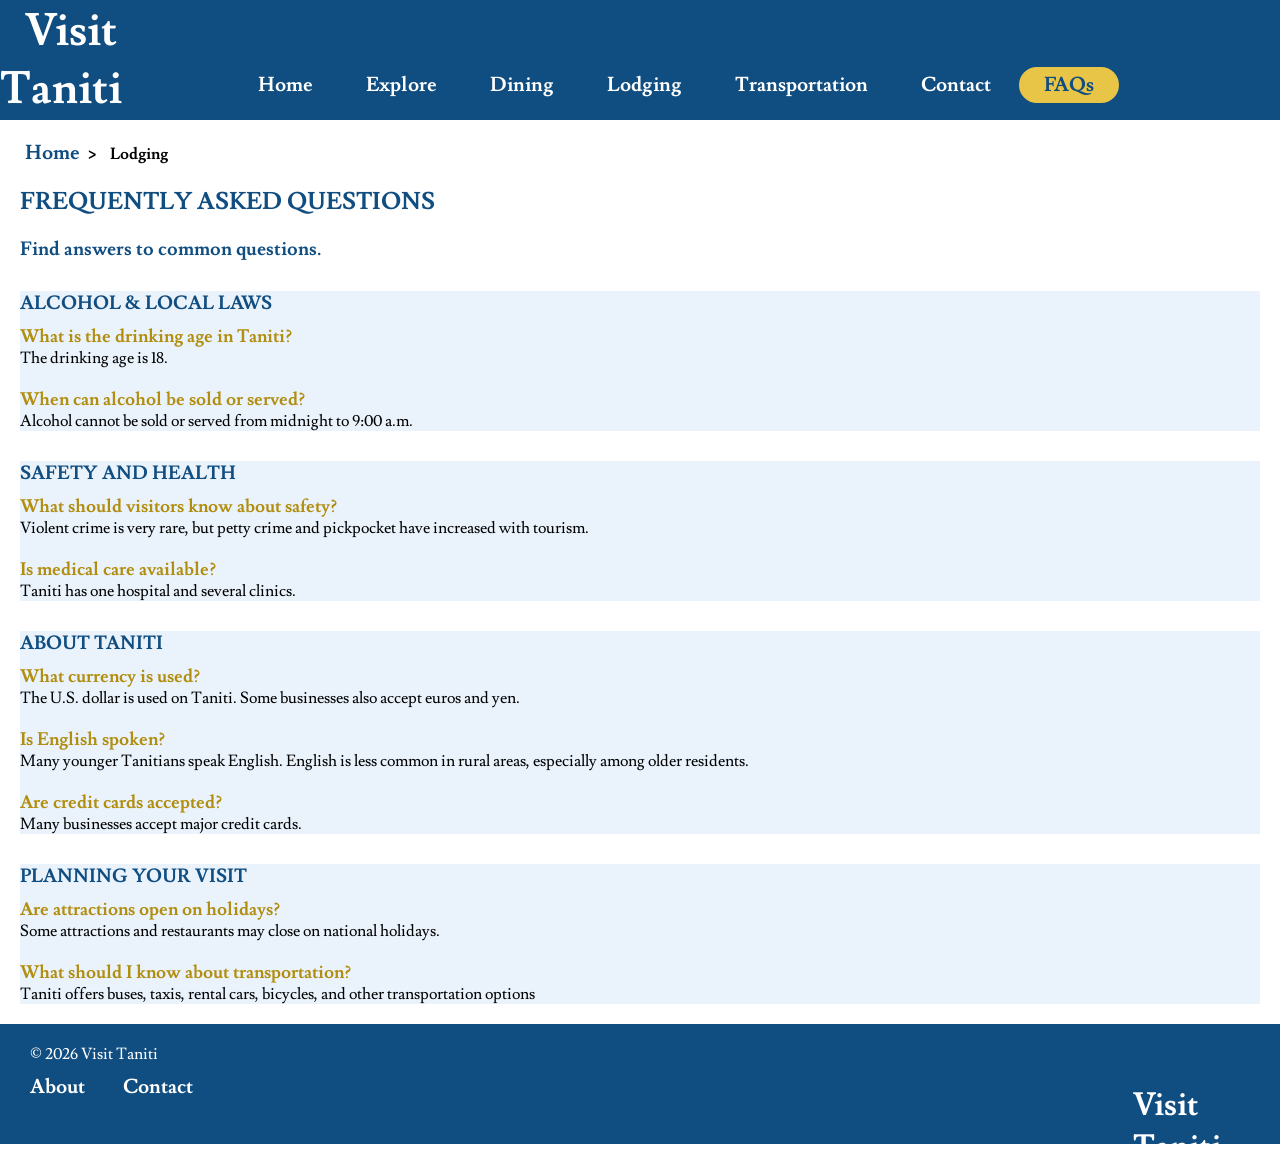
<file: Taniti_website/pages/faqs.html>
<!doctype html>
<html lang="en">
  <head>
    <meta charset="UTF-8" />
    <meta name="viewport" content="width=device-width, initial-scale=1.0" />
    <title>FAQs</title>
    <link rel="stylesheet" href="/Taniti_website/css/style.css" />
    <link rel="preconnect" href="https://fonts.googleapis.com" />
    <link rel="preconnect" href="https://fonts.gstatic.com" crossorigin />
    <link
      href="https://fonts.googleapis.com/css2?family=Lusitana:wght@400;700&display=swap"
      rel="stylesheet"
    />
  </head>
  <body>
    <header class="header">
      <div>
        <a href="../index.html" class="logo">Visit Taniti</a>
      </div>

      <nav class="navigation">
        <a href="../index.html">Home</a>
        <a href="explore.html">Explore</a>
        <a href="dining.html">Dining</a>
        <a href="lodging.html">Lodging</a>
        <a href="transportation.html">Transportation</a>
        <a href="contact.html">Contact</a>
        <a
          href="faqs.html"
          style="
            color: rgb(16, 77, 128);
            background-color: #e8c547;
            border-radius: 30px;
          "
          >FAQs</a
        >
      </nav>
    </header>
    <main>
      <section>
        <nav class="breadcrumb">
          <a href="../index.html">Home</a>
          <span> &gt; </span>
          <span>Lodging</span>
        </nav>
        <div style="margin: 20px">
          <div>
            <h1 class="explore-taniti" style="text-align: left">
              FREQUENTLY ASKED QUESTIONS
            </h1>
            <h3 class="page-description" style="text-align: left">
              Find answers to common questions.
            </h3>
          </div>
          <div>
            <div class="card">
              <div class="info-grid-1">
                <h3
                  class="transp-info-grid-title"
                  style="text-align: left; margin-bottom: 10px"
                >
                  ALCOHOL & LOCAL LAWS
                </h3>
                <p class="question">What is the drinking age in Taniti?</p>
                <p>The drinking age is 18.</p>
                <br />
                <p class="question">When can alcohol be sold or served?</p>
                <p>
                  Alcohol cannot be sold or served from midnight to 9:00 a.m.
                </p>
              </div>

              <div class="info-grid-1">
                <h3
                  class="transp-info-grid-title"
                  style="text-align: left; margin-bottom: 10px"
                >
                  SAFETY AND HEALTH
                </h3>
                <p class="question">What should visitors know about safety?</p>
                <p>
                  Violent crime is very rare, but petty crime and pickpocket
                  have increased with tourism.
                </p>
                <br />
                <p class="question">Is medical care available?</p>
                <p>Taniti has one hospital and several clinics.</p>
              </div>

              <div class="info-grid-1" id="about">
                <h3
                  class="transp-info-grid-title"
                  style="text-align: left; margin-bottom: 10px"
                >
                  ABOUT TANITI
                </h3>
                <p class="question">What currency is used?</p>
                <p>
                  The U.S. dollar is used on Taniti. Some businesses also accept
                  euros and yen.
                </p>
                <br />
                <p class="question">Is English spoken?</p>
                <p>
                  Many younger Tanitians speak English. English is less common
                  in rural areas, especially among older residents.
                </p>
                <br />
                <p class="question">Are credit cards accepted?</p>
                <p>Many businesses accept major credit cards.</p>
              </div>

              <div class="info-grid-1" id="planning">
                <h3
                  class="transp-info-grid-title"
                  style="text-align: left; margin-bottom: 10px"
                >
                  PLANNING YOUR VISIT
                </h3>
                <p class="question">Are attractions open on holidays?</p>
                <p>
                  Some attractions and restaurants may close on national
                  holidays.
                </p>
                <br />
                <p class="question">What should I know about transportation?</p>
                <p>
                  Taniti offers buses, taxis, rental cars, bicycles, and other
                  transportation options
                </p>
              </div>
            </div>
          </div>
        </div>
      </section>
    </main>
    <footer class="footer">
      <div class="footer-link">
        <p>&copy; 2026 Visit Taniti</p>
        <a href="faqs.html#about">About</a>
        <a href="contact.html">Contact</a>
      </div>
      <div></div>
      <div>
        <h1 class="island-name-footer">Visit Taniti</h1>
      </div>
    </footer>
  </body>
</html>
</file>
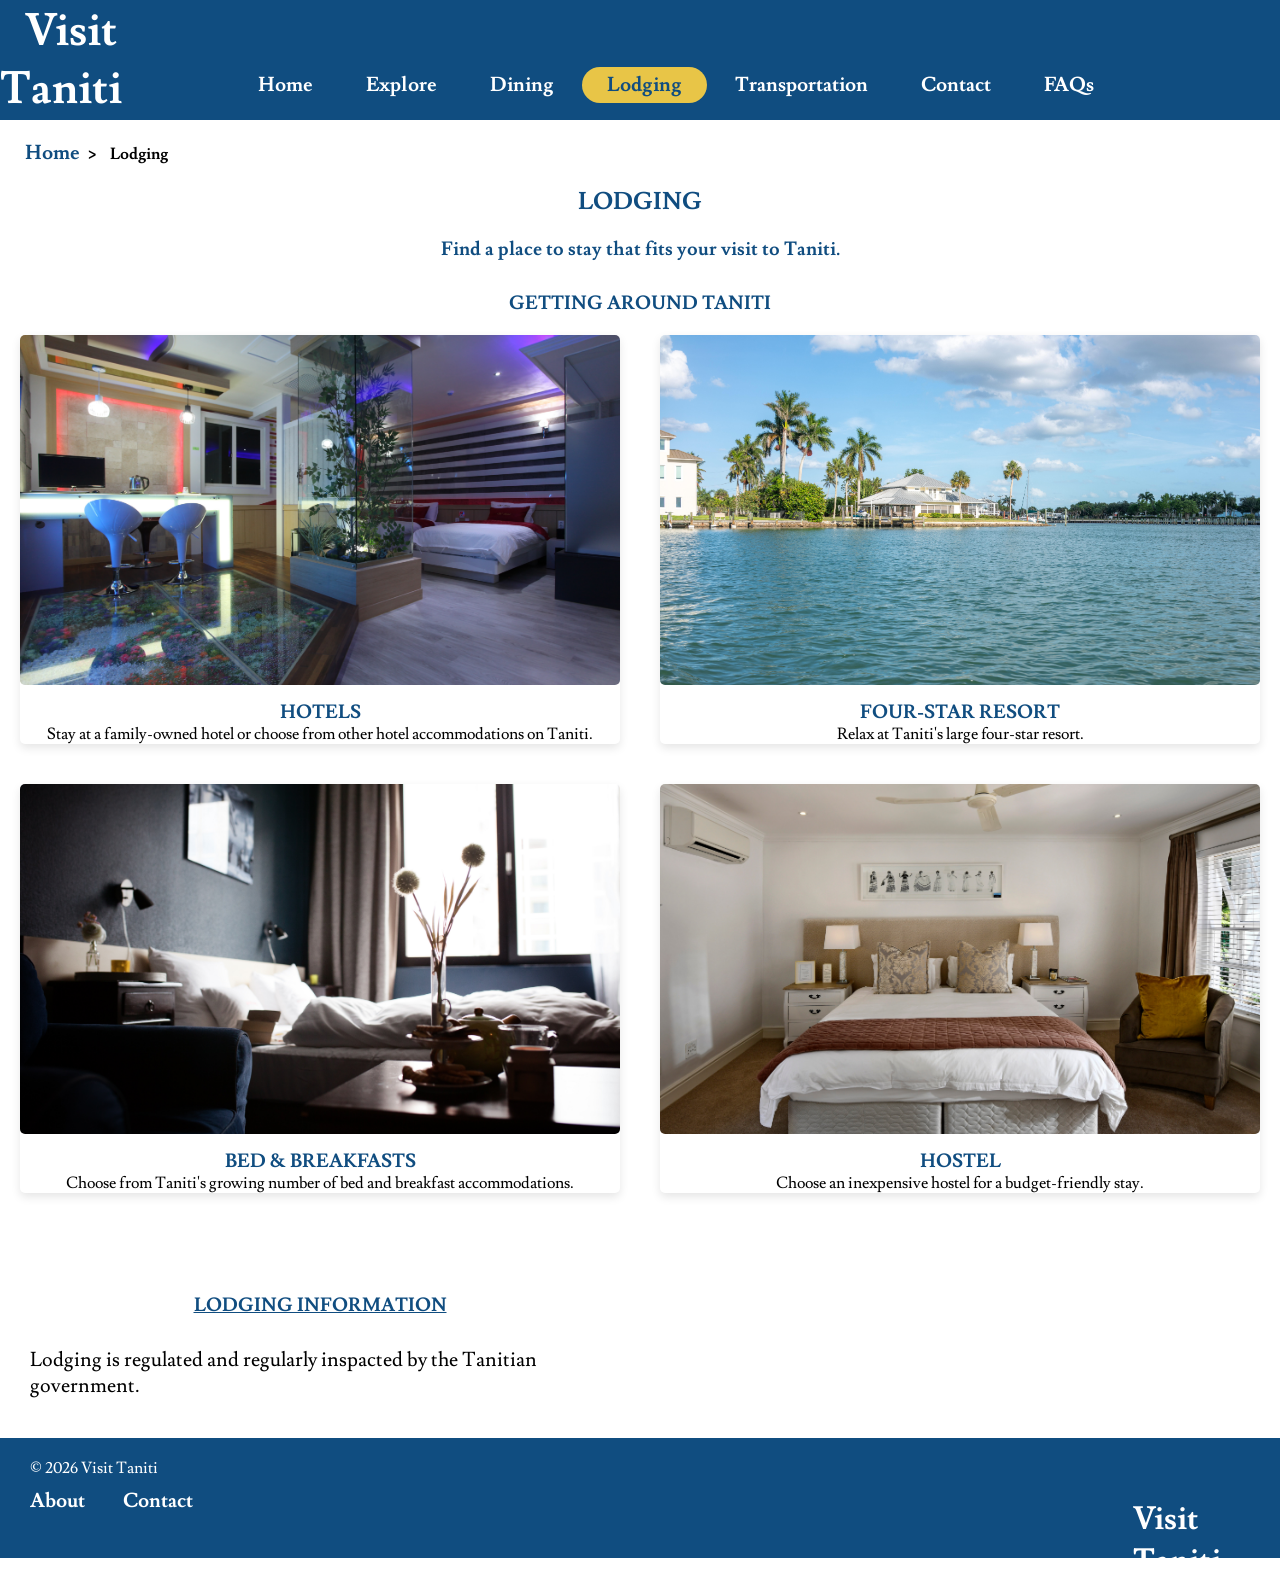
<file: Taniti_website/pages/lodging.html>
<!doctype html>
<html lang="en">
  <head>
    <meta charset="UTF-8" />
    <meta name="viewport" content="width=device-width, initial-scale=1.0" />
    <title>Lodging</title>
    <link rel="stylesheet" href="/Taniti_website/css/style.css" />
    <link rel="preconnect" href="https://fonts.googleapis.com" />
    <link rel="preconnect" href="https://fonts.gstatic.com" crossorigin />
    <link
      href="https://fonts.googleapis.com/css2?family=Lusitana:wght@400;700&display=swap"
      rel="stylesheet"
    />
  </head>
  <body>
    <header class="header">
      <div>
        <a href="../index.html" class="logo">Visit Taniti</a>
      </div>

      <nav class="navigation">
        <a href="../index.html">Home</a>
        <a href="explore.html">Explore</a>
        <a href="dining.html">Dining</a>
        <a
          href="lodging.html"
          style="
            color: rgb(16, 77, 128);
            background-color: #e8c547;
            border-radius: 30px;
          "
          >Lodging</a
        >
        <a href="transportation.html">Transportation</a>
        <a href="contact.html">Contact</a>
        <a href="faqs.html">FAQs</a>
      </nav>
    </header>
    <main>
      <section>
        <nav class="breadcrumb">
          <a href="../index.html">Home</a>
          <span> &gt; </span>
          <span>Lodging</span>
        </nav>
        <div>
          <h1 class="explore-taniti">LODGING</h1>
          <h3 class="page-description">
            Find a place to stay that fits your visit to Taniti.
          </h3>
        </div>
        <div class="lodging-grid">
          <div class="card">
            <h3 class="transp-info-grid-title">GETTING AROUND TANITI</h3>
            <div class="lodging-info-grid">
              <div class="info-card">
                <img
                  style="height: 350px"
                  src="/Taniti_website/images/hostel-room.jpg"
                  alt="Hotel"
                />
                <h3 style="margin-top: 15px">HOTELS</h3>
                <p>
                  Stay at a family-owned hotel or choose from other hotel
                  accommodations on Taniti.
                </p>
              </div>

              <div class="info-card">
                <img
                  style="height: 350px"
                  src="/Taniti_website/images/tropical-resort.jpg"
                  alt="tropical-resort"
                />
                <h3 style="margin-top: 15px">FOUR-STAR RESORT</h3>
                <p>Relax at Taniti's large four-star resort.</p>
              </div>
              <div class="info-card">
                <img
                  style="height: 350px"
                  src="/Taniti_website/images/hotel-room.jpg"
                  alt="Bed and Breakfast"
                />
                <h3 style="margin-top: 15px">BED & BREAKFASTS</h3>
                <p>
                  Choose from Taniti's growing number of bed and breakfast
                  accommodations.
                </p>
              </div>
              <div class="info-card">
                <img
                  style="height: 350px; margin-bottom: 10px"
                  src="/Taniti_website/images/b&b-guest-room.jpg"
                  alt="Hostel Room"
                />
                <h3 style="margin-top: 15px">HOSTEL</h3>
                <p>Choose an inexpensive hostel for a budget-friendly stay.</p>
              </div>
              <div>
                <h3
                  style="
                    text-align: center;
                    margin-top: 80px;
                    margin-bottom: 30px;
                    text-decoration: underline;
                  "
                >
                  LODGING INFORMATION
                </h3>
                <p style="font-size: 20px; padding-left: 30px">
                  Lodging is regulated and regularly inspacted by the Tanitian
                  government.
                </p>
              </div>
            </div>
          </div>
        </div>
      </section>
    </main>
    <footer class="footer">
      <div class="footer-link">
        <p>&copy; 2026 Visit Taniti</p>
        <a href="faqs.html#about">About</a>
        <a href="contact.html">Contact</a>
      </div>
      <div></div>
      <div>
        <h1 class="island-name-footer">Visit Taniti</h1>
      </div>
    </footer>
  </body>
</html>
</file>
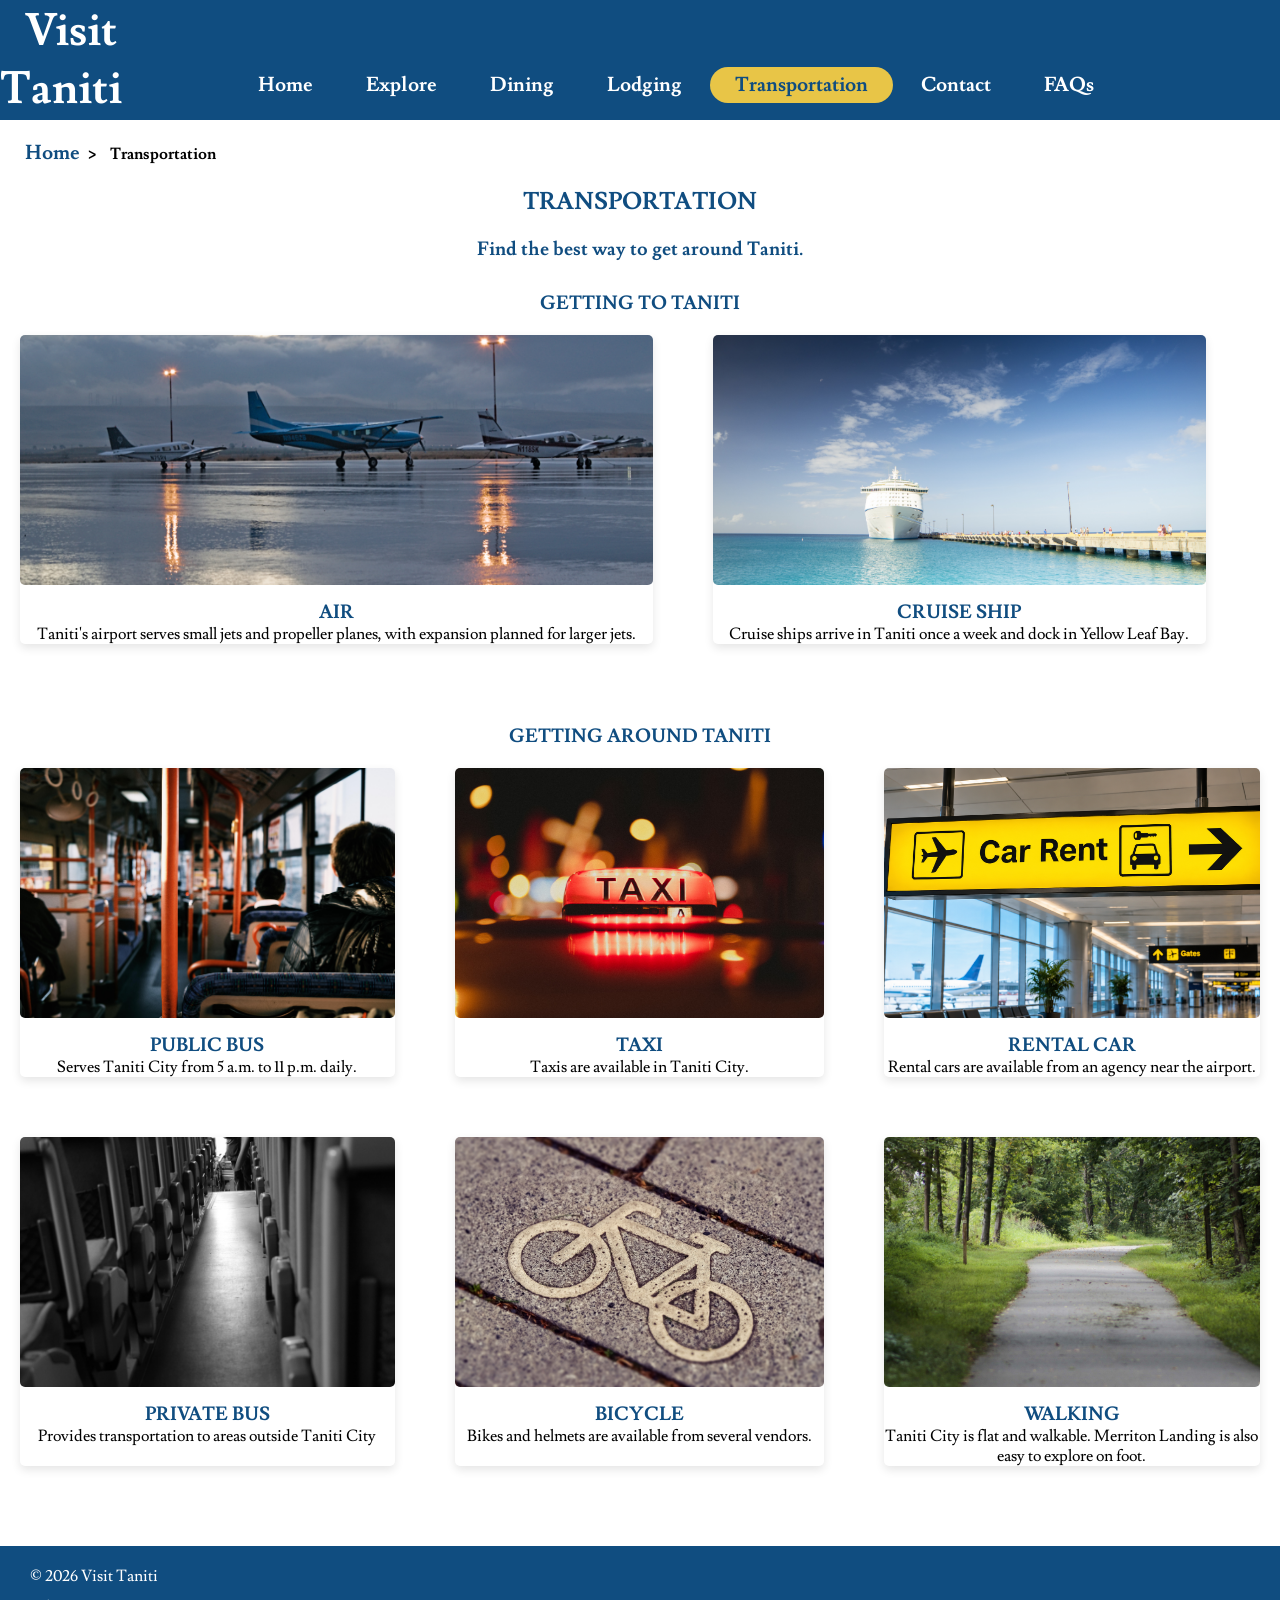
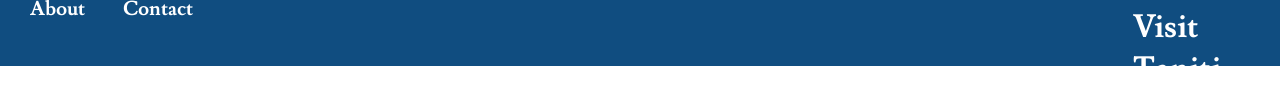
<file: Taniti_website/pages/transportation.html>
<!doctype html>
<html lang="en">
  <head>
    <meta charset="UTF-8" />
    <meta name="viewport" content="width=device-width, initial-scale=1.0" />
    <title>Transportation</title>
    <link rel="stylesheet" href="/Taniti_website/css/style.css" />
    <link rel="preconnect" href="https://fonts.googleapis.com" />
    <link rel="preconnect" href="https://fonts.gstatic.com" crossorigin />
    <link
      href="https://fonts.googleapis.com/css2?family=Lusitana:wght@400;700&display=swap"
      rel="stylesheet"
    />
  </head>
  <body>
    <header class="header">
      <div>
        <a href="../index.html" class="logo">Visit Taniti</a>
      </div>

      <nav class="navigation">
        <a href="../index.html">Home</a>
        <a href="explore.html">Explore</a>
        <a href="dining.html">Dining</a>
        <a href="lodging.html">Lodging</a>
        <a
          href="transportation.html"
          style="
            color: rgb(16, 77, 128);
            background-color: #e8c547;
            border-radius: 30px;
          "
          >Transportation</a
        >
        <a href="contact.html">Contact</a>
        <a href="faqs.html">FAQs</a>
      </nav>
    </header>
    <main>
      <section>
        <nav class="breadcrumb">
          <a href="../index.html">Home</a>
          <span> &gt; </span>
          <span>Transportation</span>
        </nav>
        <div>
          <h1 class="explore-taniti">TRANSPORTATION</h1>
          <h3 class="page-description">
            Find the best way to get around Taniti.
          </h3>
        </div>
        <div class="transportation-grid">
          <div class="card">
            <h3 class="transp-info-grid-title">GETTING TO TANITI</h3>
            <div class="transportation-info-grid">
              <div class="info-card">
                <img
                  style="height: 250px"
                  src="/Taniti_website/images/small-airport.jpg"
                  alt="Airport"
                />
                <h3 style="margin-top: 15px">AIR</h3>
                <p>
                  Taniti's airport serves small jets and propeller planes, with
                  expansion planned for larger jets.
                </p>
              </div>
              <div class="info-card">
                <img
                  style="height: 250px"
                  src="/Taniti_website/images/cruise-ship.jpg"
                  alt="Cruise ship"
                />
                <h3 style="margin-top: 15px">CRUISE SHIP</h3>
                <p>
                  Cruise ships arrive in Taniti once a week and dock in Yellow
                  Leaf Bay.
                </p>
              </div>
            </div>
          </div>
          <div class="card">
            <h3 class="transp-info-grid-title">GETTING AROUND TANITI</h3>
            <div class="transportation-info-grid">
              <div class="info-card">
                <img
                  style="height: 250px"
                  src="/Taniti_website/images/public-bus.jpg"
                  alt="Public bus"
                />
                <h3 style="margin-top: 15px">PUBLIC BUS</h3>
                <p>Serves Taniti City from 5 a.m. to 11 p.m. daily.</p>
              </div>

              <div class="info-card">
                <img
                  style="height: 250px"
                  src="/Taniti_website/images/taxi.jpg"
                  alt="Taxi sign"
                />
                <h3 style="margin-top: 15px">TAXI</h3>
                <p>Taxis are available in Taniti City.</p>
              </div>

              <div class="info-card">
                <img
                  style="height: 250px"
                  src="/Taniti_website/images/car-rental.png"
                  alt="Arrow"
                />
                <h3 style="margin-top: 15px">RENTAL CAR</h3>
                <p>
                  Rental cars are available from an agency near the airport.
                </p>
              </div>
              <div class="info-card">
                <img
                  style="height: 250px"
                  src="/Taniti_website/images/bus.jpg"
                  alt="Bus"
                />
                <h3 style="margin-top: 15px">PRIVATE BUS</h3>
                <p>Provides transportation to areas outside Taniti City</p>
              </div>
              <div class="info-card">
                <img
                  style="height: 250px"
                  src="/Taniti_website/images/bicycle.jpg"
                  alt="Bicycle Image"
                />
                <h3 style="margin-top: 15px">BICYCLE</h3>
                <p>Bikes and helmets are available from several vendors.</p>
              </div>
              <div class="info-card">
                <img
                  style="height: 250px"
                  src="/Taniti_website/images/walk-way.jpg"
                  alt="Walk way"
                />
                <h3 style="margin-top: 15px">WALKING</h3>
                <p>
                  Taniti City is flat and walkable. Merriton Landing is also
                  easy to explore on foot.
                </p>
              </div>
            </div>
          </div>
        </div>
      </section>
    </main>
    <footer class="footer">
      <div class="footer-link">
        <p>&copy; 2026 Visit Taniti</p>
        <a href="faqs.html#about">About</a>
        <a href="contact.html">Contact</a>
      </div>
      <div></div>
      <div>
        <h1 class="island-name-footer">Visit Taniti</h1>
      </div>
    </footer>
  </body>
</html>
</file>
<file: css/style.css>
* {
  font-family: lusitana, "Roboto";
  margin-top: 0;
  margin-bottom: 0;
  box-sizing: border-box;
}

html,
body {
  width: 100%;
  margin: 0;
  padding: 0;
  min-height: 100%;
}

body {
  min-height: 100vh;
  display: flex;
  flex-direction: column;
}

img {
  width: 100%;
  height: auto;
  display: block;
}

header {
  display: grid;
  grid-template-columns: 2fr 9fr;
  align-items: center;
  position: fixed;
  background-color: rgb(16, 77, 128);
  width: 100%;
  height: 120px;
  z-index: 1000;
}

a {
  color: white;
  padding-left: 25px;
  padding-right: 25px;
  padding-top: 5px;
  padding-bottom: 5px;
  font-weight: bold;
  text-decoration: none;
  font-weight: 900;
  font-size: 20px;
}

a:hover {
  color: rgb(16, 77, 128);
  background-color: white;
  border-radius: 30px;
}

.explore-activities:hover {
  color: #104d80;
  background-color: #e8c547;
}

.navigation {
  padding-top: 50px;
}

.island-name {
  color: white;
  padding-left: 20px;
  font-size: 50px;
}

.logo {
  font-size: 45px;
  color: white;
}
.logo:hover {
  background-color: transparent;
  color: #e8c547;
}

.hero {
  position: relative;
  text-align: center;
  color: white;
  font-size: 25px;
  width: 100%;
}

.hero-text-container {
  position: absolute;
  top: 15%;
  left: 35%;
  transform: translate(-50%, -50%);
  padding: 40px;
  border-radius: 5px;
}

.explore {
  background-color: transparent;
  color: white;
  border-color: #e8c547;
  outline: 2px solid #e8c547;
  padding: 10px;
  font-size: x-large;
  border-radius: 30px;
  font-weight: bolder;
  border: none;
  font-family: roboto;
  margin-top: 20px;
}

.explore:hover {
  color: #104d80;
  background-color: #e8c547;
  border-radius: 30px;
  cursor: pointer;
}

span {
  font-weight: bold;
  font-size: 16px;
}

main {
  flex: 1;
  padding-top: 120px;
}

.breadcrumb {
  margin: 20px 0;
  font-size: 16px;
}

.breadcrumb a {
  color: rgb(16, 77, 128);
  text-decoration: none;
  padding-right: 0px;
}

.breadcrumb a:hover {
  text-decoration: underline;
}

.breadcrumb span {
  margin: 0 5px;
}
.mid-section {
  padding: 60px 10px 60px 20px;
}

.explore-taniti {
  text-align: center;
  margin-bottom: 20px;
  /* color: rgb(3, 61, 133); */
  color: rgb(16, 77, 128);
}

.mid-section-1 {
  background-color: transparent;
  color: rgb(16, 77, 128);
  border-color: #e8c547;
  outline: 2px solid #e8c547;
  padding: 10px;
  font-size: x-large;
  border-radius: 30px;
  font-weight: bolder;
  border: none;
  font-family: roboto;
  margin-left: 30px;
  margin-bottom: 50px;
  min-width: 300px;
  text-align: center;
}

.mid-section-div1 a:hover {
  background-color: #e8c547;
  border-radius: 30px;
}

.explore-activities {
  background-color: transparent;
  border-color: #e8c547;
  outline: 1px solid #e8c547;
  padding: 10px;
  font-size: x-large;
  border-radius: 30px;
  font-weight: bolder;
  border: none;
  font-family: roboto;
  margin-bottom: 50px;
  min-width: 300px;
  text-align: center;
}

.mid-section-div1 {
  display: flex;
  justify-content: center;
}

.mid-section-2 {
  background-color: transparent;
  color: rgb(16, 77, 128);
  border-color: #e8c547;
  outline: 1px solid #e8c547;
  padding: 30px;
  font-size: x-large;
  border-radius: 10px;
  font-weight: bolder;
  border: none;
  font-family: roboto;
  margin-left: 30px;
  margin-bottom: 50px;
  min-width: 300px;
}

.footer {
  display: grid;
  grid-template-columns: 1fr 1fr 1fr;
  align-items: start;
  background-color: #104d80;
  left: 0;
  right: 0;
  height: 120px;
  z-index: 1000;
}

footer p {
  color: white;
  padding-left: 10px;
}

.island-name-footer {
  color: white;
  padding-left: 280px;
  padding-top: 60px;
}

.footer-link {
  margin-top: 10px;
  margin-left: 20px;
}

footer a {
  color: white;
  font-weight: bold;
  text-decoration: none;
  font-weight: 900;
  font-size: 20px;
  margin-left: 0px;
  padding-left: 10px;
}

footer a:hover {
  background-color: transparent;
  color: #e8c547;
}

.hero-text-container-1 {
  position: absolute;
  top: 35%;
  left: 35%;
  transform: translate(-50%, -50%);
  padding: 40px;
  border-radius: 5px;
}

.container-1-button {
  display: flex;
  justify-content: center;
}

.explore {
  margin: 25px;
  min-width: 200px;
}

.explore-grid {
  display: grid;
  grid-template-columns: repeat(5, 1fr);
  gap: 20px;
  margin: 25px;
  /* color: #104d80; */
  text-align: center;
  font-weight: bold;
}

.dining-grid {
  display: grid;
  grid-template-rows: repeat(4, 1fr);
  gap: 20px;
  margin: 25px;
  text-align: center;
  font-weight: bold;
}

.dining-info-grid {
  display: grid;
  grid-template-columns: repeat(5, auto);
  gap: 20px;
}

.transportation-info-grid {
  display: grid;
  grid-template-columns: repeat(3, auto);
  gap: 20px;
  margin-bottom: 60px;
}

.lodging-info-grid {
  display: grid;
  grid-template-columns: 1fr 1fr;
  grid-template-rows: 2fr 2fr 1fr;
}

.transp-info-grid-title {
  color: #104d80;
  text-align: center;
  margin-top: 30px;
}

h3 {
  color: #104d80;
}

.page-description {
  text-align: center;
  color: #104d80;
}

.info-grid {
  display: grid;
  grid-template-rows: repeat(3, auto);
  gap: 20px;
  background-color: rgb(234, 243, 252);
  border-radius: 5px;
}

.info-grid-1 {
  background-color: rgb(234, 243, 252);
}

.question {
  color: #b18e10;
  font-weight: bold;
  font-size: 18px;
}

.info-card {
  text-align: center;
  border-radius: 5px;
  box-shadow: 0 4px 10px rgb(1, 1, 1, 0.1);
  transition: 0.3s;
  margin: 20px;
}

.info-card img {
  width: 100%;
  height: 160px;
  object-fit: cover;
  border-radius: 5px;
}

.info-grid-title {
  text-align: left;
  margin-left: 20px;
  color: #104d80;
}

.explore-grid h3 {
  color: rgb(16, 77, 128);
}

.info-grid:target,
.info-grid-1:target {
  border: 3px solid #d4a017;
  border-radius: 12px;
  padding: 20px;
  box-shadow: 0 0 15px rgba(16, 77, 128, 0.9);
}

.form-container {
  display: block;
  max-width: 50%;
  height: 600px;
  margin: auto;
  background: rgb(249, 249, 249);
  padding: 20px;
  border: 2px solid #e8c547;
  border-radius: 8px;
  color: rgb(16, 77, 128);
  font-weight: bold;
  justify-items: center;
  margin-bottom: 20px;
}

.form-container label {
  display: block;
  margin-top: 10px;
}

.form-container input,
#message {
  display: block;
  justify-items: left;
}

.submit {
  margin-top: 20px;
  padding: 8px 25px;
  border-radius: 30px;
  background-color: rgb(16, 77, 128);
  color: white;
  font-size: 16px;
  width: 200px;
  border: none;
  cursor: pointer;
  font-size: 20px;
}

.submit:hover {
  background-color: #e8c547;
  color: rgb(16, 77, 128);
}

input,
textarea {
  border: none;
  outline: 1px solid #104d80;
  border-radius: 2px;
  padding: 10px;
  width: 500px;
}
</file>
<file: Taniti_website/css/style.css>
* {
  font-family: lusitana, "Roboto";
  margin-top: 0;
  margin-bottom: 0;
  box-sizing: border-box;
}

html,
body {
  width: 100%;
  margin: 0;
  padding: 0;
  min-height: 100%;
}

body {
  min-height: 100vh;
  display: flex;
  flex-direction: column;
}
/* main {
    flex: 1;
} */

img {
  /* max-width: 100%; */
  width: 100%;
  height: auto;
  display: block;
}

header {
  display: grid;
  grid-template-columns: 2fr 9fr;
  align-items: center;
  position: fixed;
  background-color: rgb(16, 77, 128);
  width: 100%;
  height: 120px;
  z-index: 1000;
}

a {
  color: white;
  padding-left: 25px;
  padding-right: 25px;
  padding-top: 5px;
  padding-bottom: 5px;
  font-weight: bold;
  text-decoration: none;
  font-weight: 900;
  font-size: 20px;
}

a:hover {
  color: rgb(16, 77, 128);
  background-color: white;
  border-radius: 30px;
}

.explore-activities:hover {
  color: #104d80;
  background-color: #e8c547;
}

.navigation {
  padding-top: 50px;
}

.island-name {
  color: white;
  padding-left: 20px;
  font-size: 50px;
}

.logo {
    font-size: 45px;
    color:white
}
.logo:hover {
    background-color: transparent;
    color:#e8c547;
    
}

.hero {
  position: relative;
  text-align: center;
  color: white;
  font-size: 25px;
  width: 100%;
}

.hero-text-container {
  position: absolute;
  top: 15%;
  left: 35%;
  transform: translate(-50%, -50%);
  padding: 40px;
  border-radius: 5px;
}

.explore {
  background-color: transparent;
  color: white;
  border-color: #e8c547;
  outline: 2px solid #e8c547;
  padding: 10px;
  font-size: x-large;
  border-radius: 30px;
  font-weight: bolder;
  border: none;
  font-family: roboto;
  margin-top: 20px;
}

.explore:hover {
  color: #104d80;
  background-color: #e8c547;
  border-radius: 30px;
  cursor: pointer;
}

span {
  font-weight: bold;
  font-size: 16px;
}

main {
  flex: 1;
  padding-top: 120px;
}

.breadcrumb {
  margin: 20px 0;
  font-size: 16px;
}

.breadcrumb a {
  color: rgb(16, 77, 128);
  text-decoration: none;
  padding-right: 0px;
}

.breadcrumb a:hover {
  text-decoration: underline;
}

.breadcrumb span {
  margin: 0 5px;
}
.mid-section {
  padding: 60px 10px 60px 20px;
}

.explore-taniti {
  text-align: center;
  margin-bottom: 20px;
  /* color: rgb(3, 61, 133); */
  color: rgb(16, 77, 128);
}

.mid-section-1 {
  background-color: transparent;
  color: rgb(16, 77, 128);
  border-color: #e8c547;
  outline: 2px solid #e8c547;
  padding: 10px;
  font-size: x-large;
  border-radius: 30px;
  font-weight: bolder;
  border: none;
  font-family: roboto;
  margin-left: 30px;
  margin-bottom: 50px;
  min-width: 300px;
  text-align: center;
}

.mid-section-div1 a:hover {
  background-color: #e8c547;
  border-radius: 30px;
}

.explore-activities {
  background-color: transparent;
  border-color: #e8c547;
  outline: 1px solid #e8c547;
  padding: 10px;
  font-size: x-large;
  border-radius: 30px;
  font-weight: bolder;
  border: none;
  font-family: roboto;
  margin-bottom: 50px;
  min-width: 300px;
  text-align: center;
}

.mid-section-div1 {
  display: flex;
  justify-content: center;
}

.mid-section-2 {
  background-color: transparent;
  color: rgb(16, 77, 128);
  border-color: #e8c547;
  outline: 1px solid #e8c547;
  padding: 30px;
  font-size: x-large;
  border-radius: 10px;
  font-weight: bolder;
  border: none;
  font-family: roboto;
  margin-left: 30px;
  margin-bottom: 50px;
  min-width: 300px;
}

.footer {
  display: grid;
  grid-template-columns: 1fr 1fr 1fr;
  align-items: start;
  background-color: #104d80;
  /* bottom: 0; */
  left: 0;
  right: 0;
  height: 120px;
  z-index: 1000;
}

footer p {
  color: white;
  padding-left: 10px;
}

.island-name-footer {
  /* color: #E8C547; */
  color: white;
  padding-left: 280px;
  padding-top: 60px;
}

.footer-link {
  margin-top: 20px;
  margin-left: 20px;
}

footer a {
  color: white;
  font-weight: bold;
  text-decoration: none;
  font-weight: 900;
  font-size: 20px;
  margin-left: 0px;
  padding-left: 10px;
}

footer a:hover {
    background-color: transparent;
    color:#e8c547
}

footer p {
  margin-bottom: 10px;
}

.hero-text-container-1 {
  position: absolute;
  top: 35%;
  left: 35%;
  transform: translate(-50%, -50%);
  padding: 40px;
  border-radius: 5px;
}

.container-1-button {
  display: flex;
  justify-content: center;
}

.explore {
  margin: 25px;
  min-width: 200px;
}

.explore-grid {
  display: grid;
  grid-template-columns: repeat(5, 1fr);
  gap: 20px;
  margin: 25px;
  /* color: #104d80; */
  text-align: center;
  font-weight: bold;
}

.dining-grid {
  display: grid;
  grid-template-rows: repeat(4, 1fr);
  gap: 20px;
  margin: 25px;
  /* color: #104d80; */
  text-align: center;
  font-weight: bold;
}

.dining-info-grid {
  display: grid;
  grid-template-columns: repeat(5, auto);
  gap: 20px;
}

.transportation-info-grid {
  display: grid;
  grid-template-columns: repeat(3, auto);
  gap: 20px;
  margin-bottom: 60px;
}

.lodging-info-grid {
  display: grid;
  grid-template-columns: 1fr 1fr;
  grid-template-rows: 2fr 2fr 1fr;
}

.transp-info-grid-title {
  color: #104d80;
  text-align: center;
  margin-top: 30px;
}

h3 {
  color: #104d80;
}

.page-description {
  text-align: center;
  color: #104d80;
}

.info-grid {
  display: grid;
  grid-template-rows: repeat(3, auto);
  gap: 20px;
  background-color: rgb(234, 243, 252);
  border-radius: 5px;
}

.info-grid-1 {
    background-color: rgb(234, 243, 252);
}

.question {
    color: #b18e10;
    font-weight: bold;
    font-size: 18px;
}

.info-card {
  /* outline: 1px solid; */
  text-align: center;
  border-radius: 5px;
  box-shadow: 0 4px 10px rgb(1, 1, 1, 0.1);
  transition: 0.3s;
  margin: 20px;
}

.info-card img {
  width: 100%;
  height: 160px;
  object-fit: cover;
  border-radius: 5px;
}

.info-grid-title {
  text-align: left;
  margin-left: 20px;
  color: #104d80;
}

.explore-grid h3 {
  color: rgb(16, 77, 128);
}

.info-grid:target, .info-grid-1:target{
  border: 3px solid #d4a017;
  border-radius: 12px;
  padding: 20px;
  box-shadow: 0 0 15px rgba(16, 77, 128, 0.9);
}

.form-container {
  display: block;
  max-width: 50%;
  height: 600px;
  margin: auto;
  background: rgb(249, 249, 249);
  padding: 20px;
  border: 2px solid #e8c547;
  border-radius: 8px;
  color: rgb(16, 77, 128);
  font-weight: bold;
  justify-items: center;
  margin-bottom: 20px;
}

.form-container label {
  display: block;
  margin-top: 10px;
  /* font-family: "Source Serif 4", serif; */
}

.form-container input,
#message {
  display: block;
  justify-items: left;
}

.submit {
  margin-top: 20px;
  padding: 8px 25px;
  border-radius: 30px;
  background-color: rgb(16, 77, 128);
  color: white;
  font-size: 16px;
  width: 200px;
  border: none;
  cursor: pointer;
  font-size: 20px;
}

.submit:hover {
  background-color: #e8c547;
  color: rgb(16, 77, 128);
}

input,
textarea {
  border: none;
  outline: 1px solid #104d80;
  border-radius: 2px;
  padding: 10px;
  width: 500px;
}
</file>
